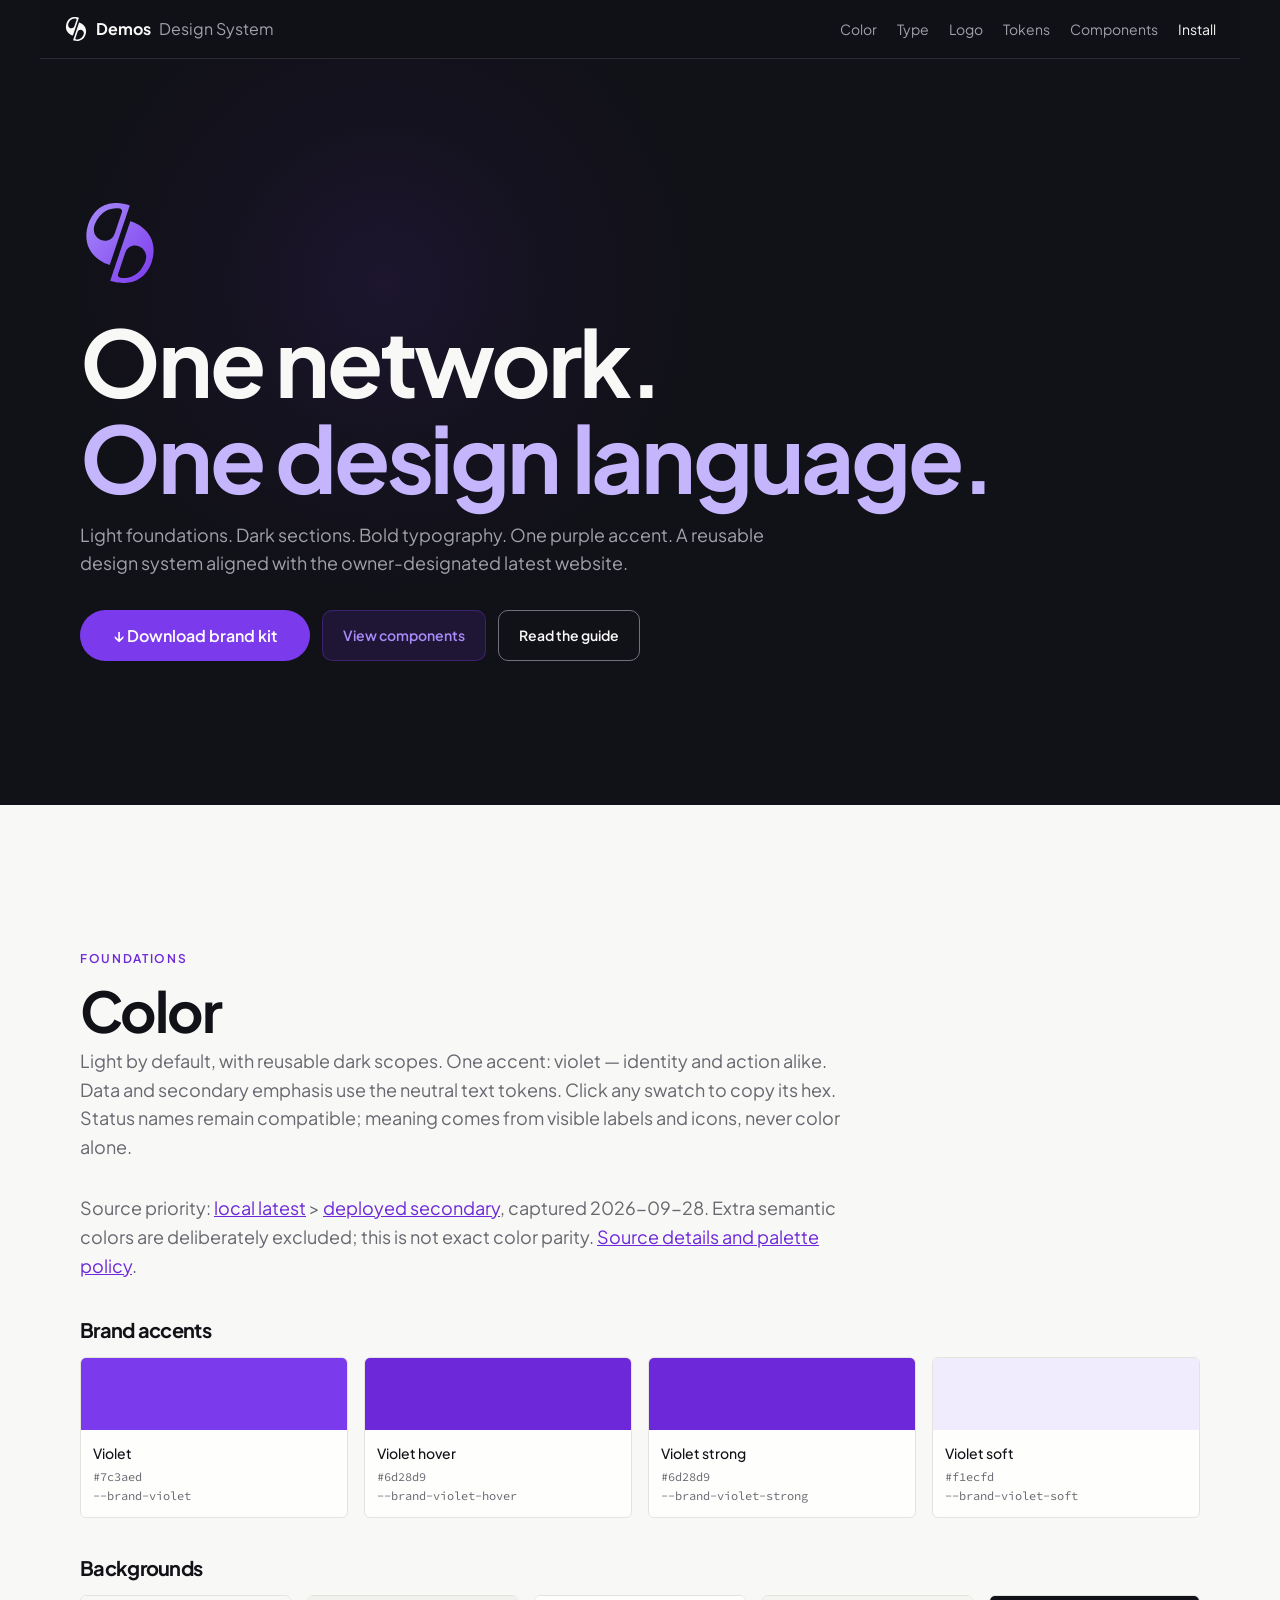
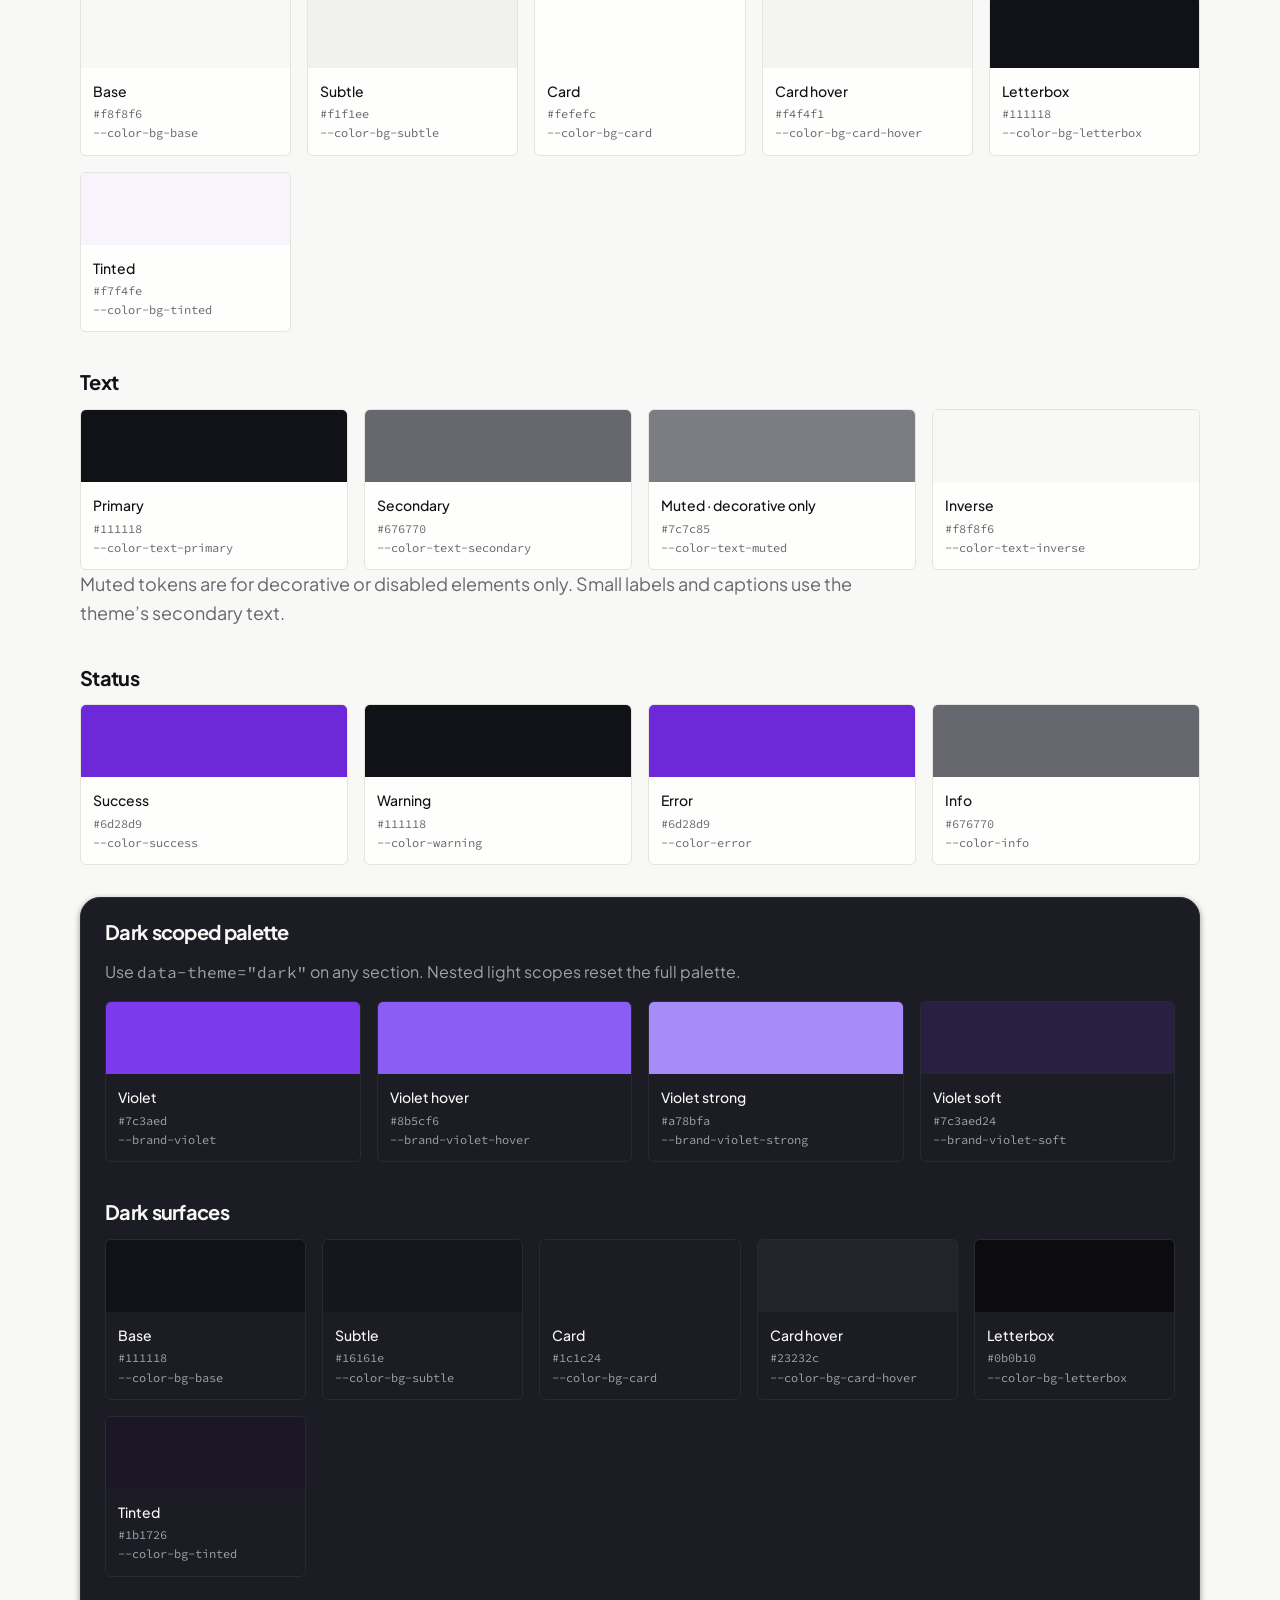
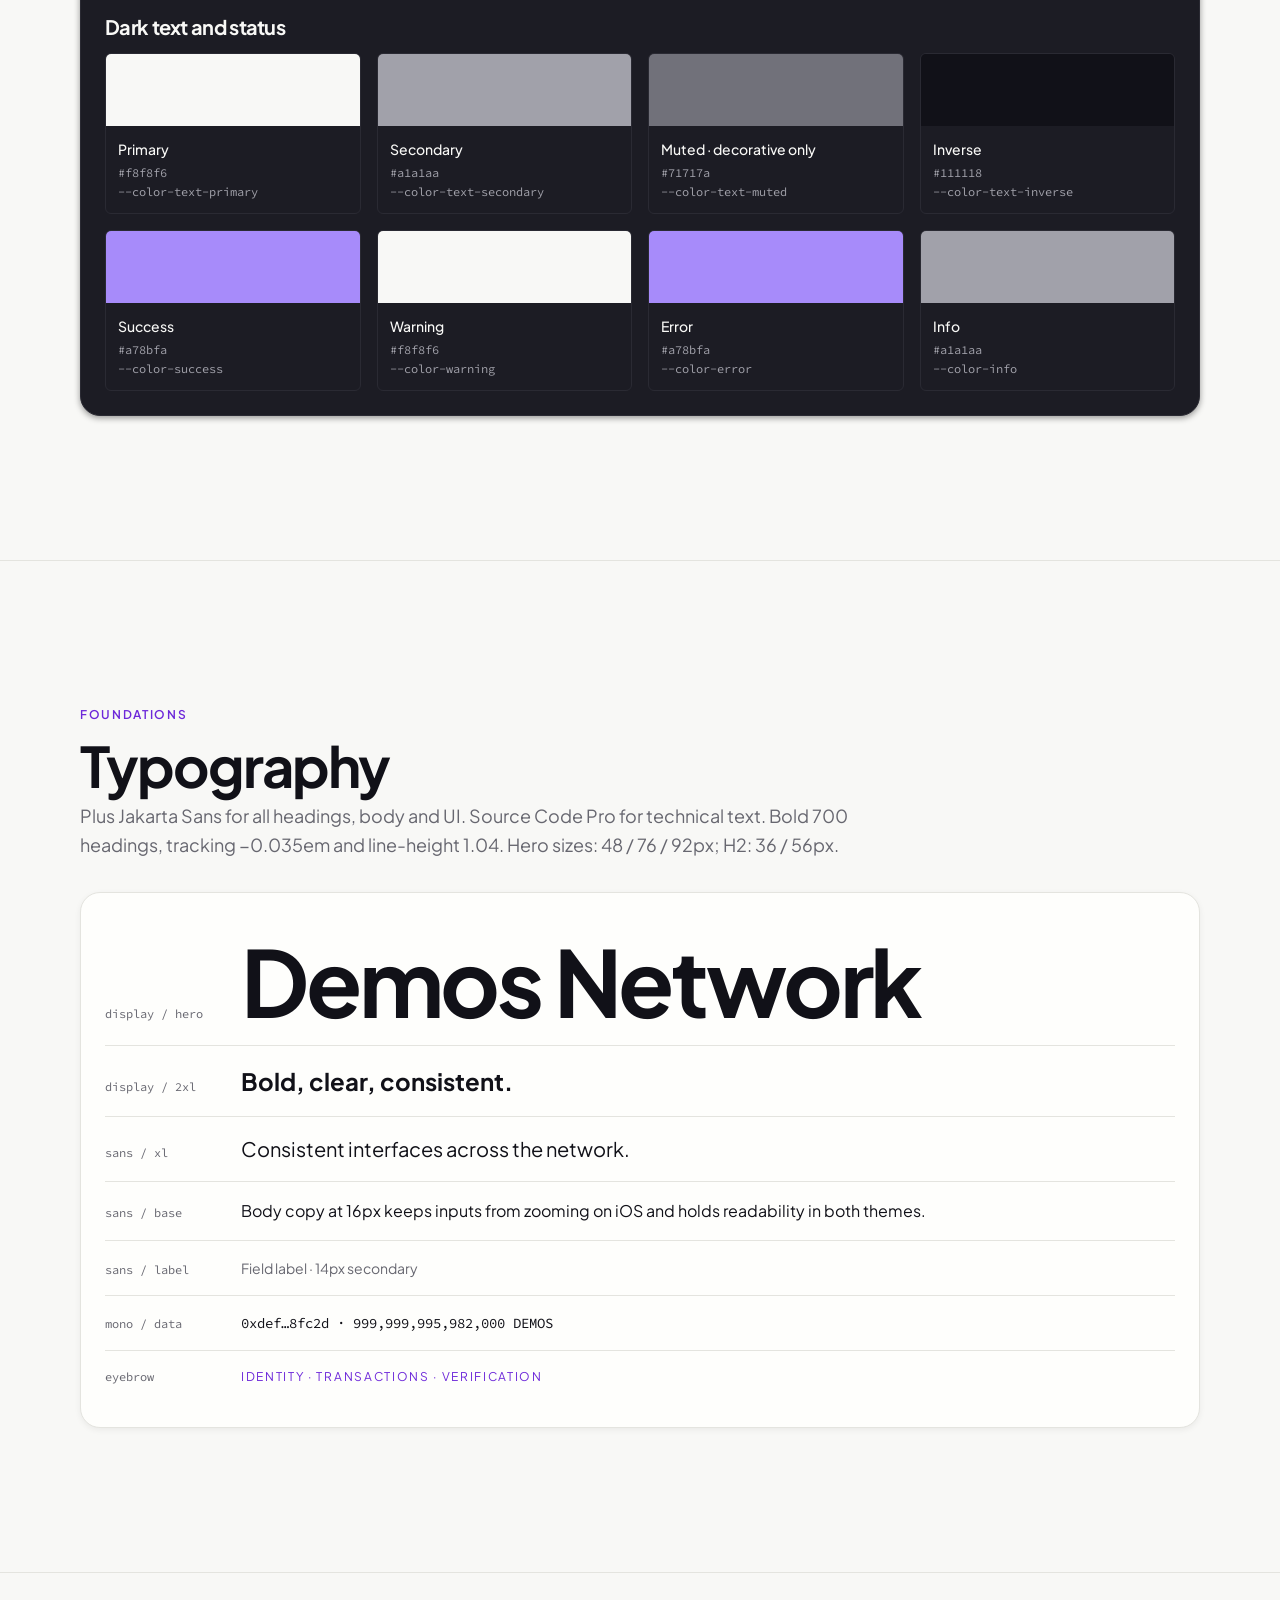
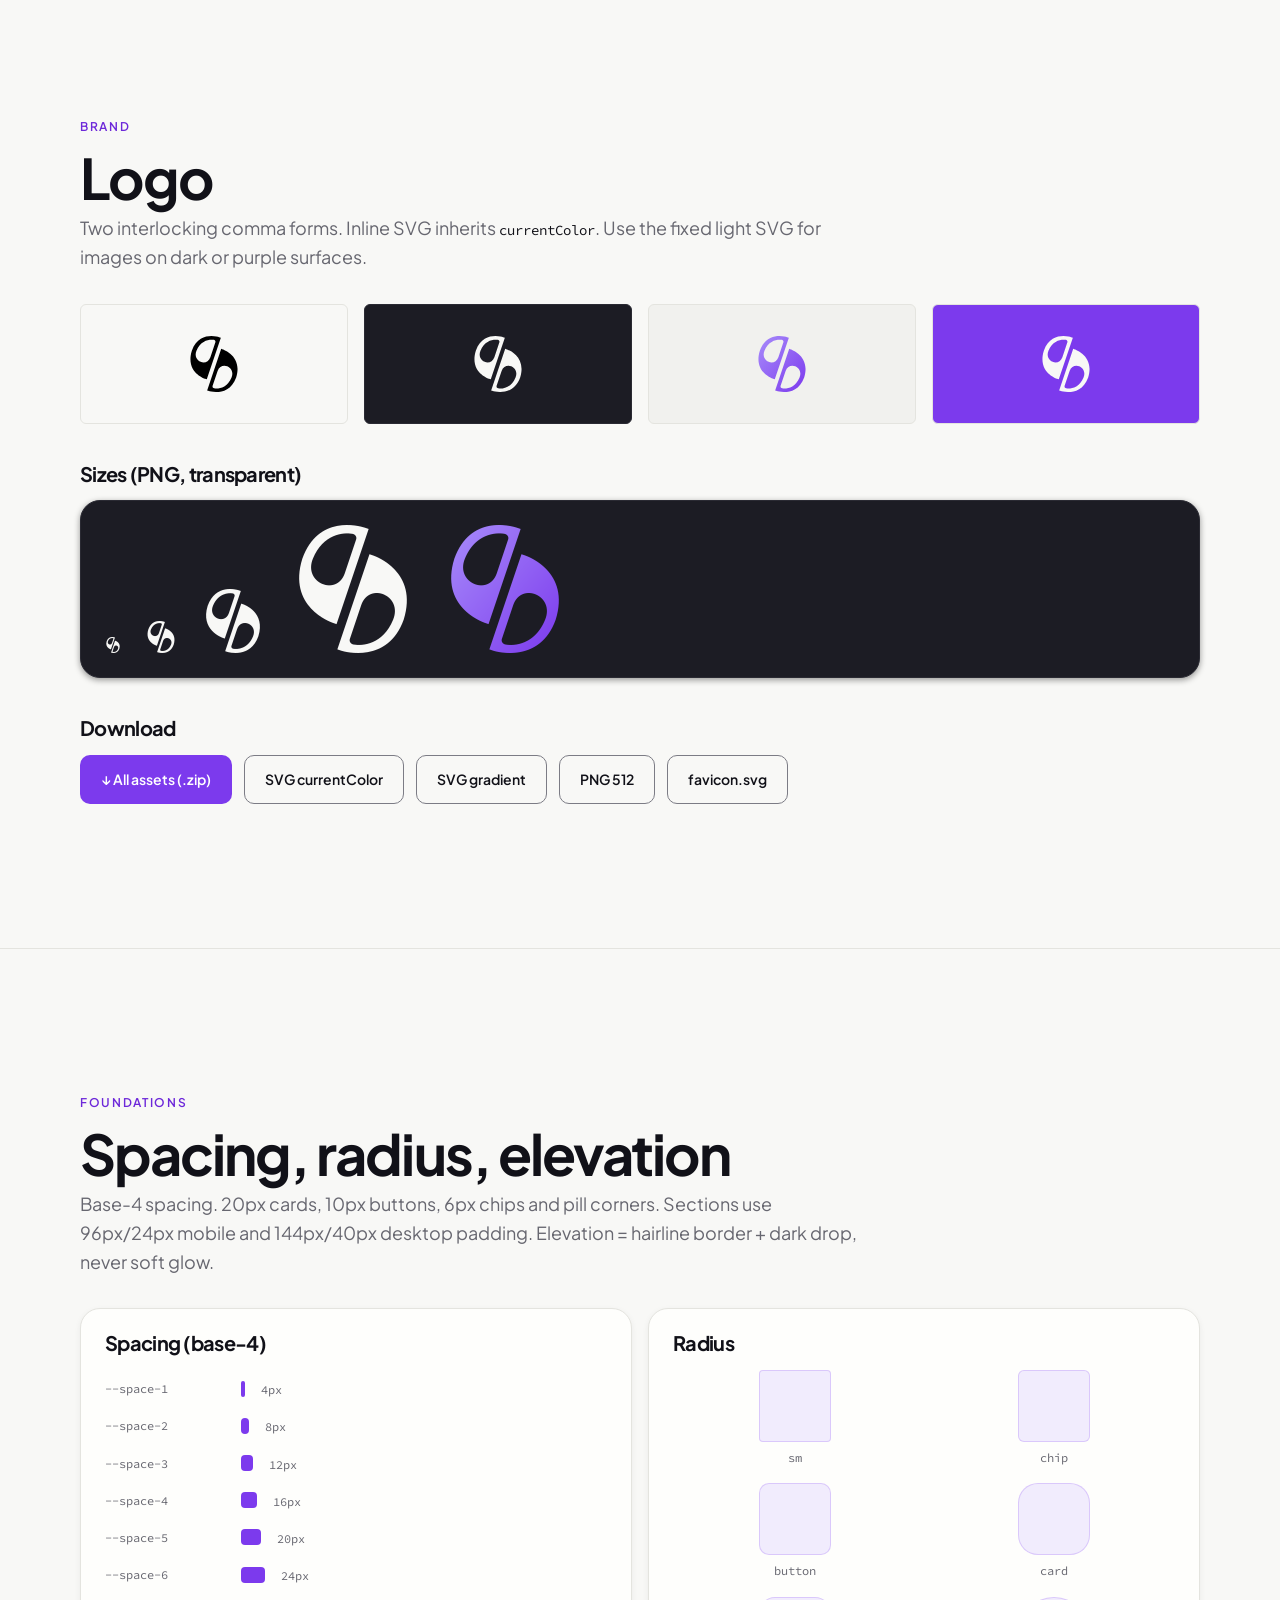
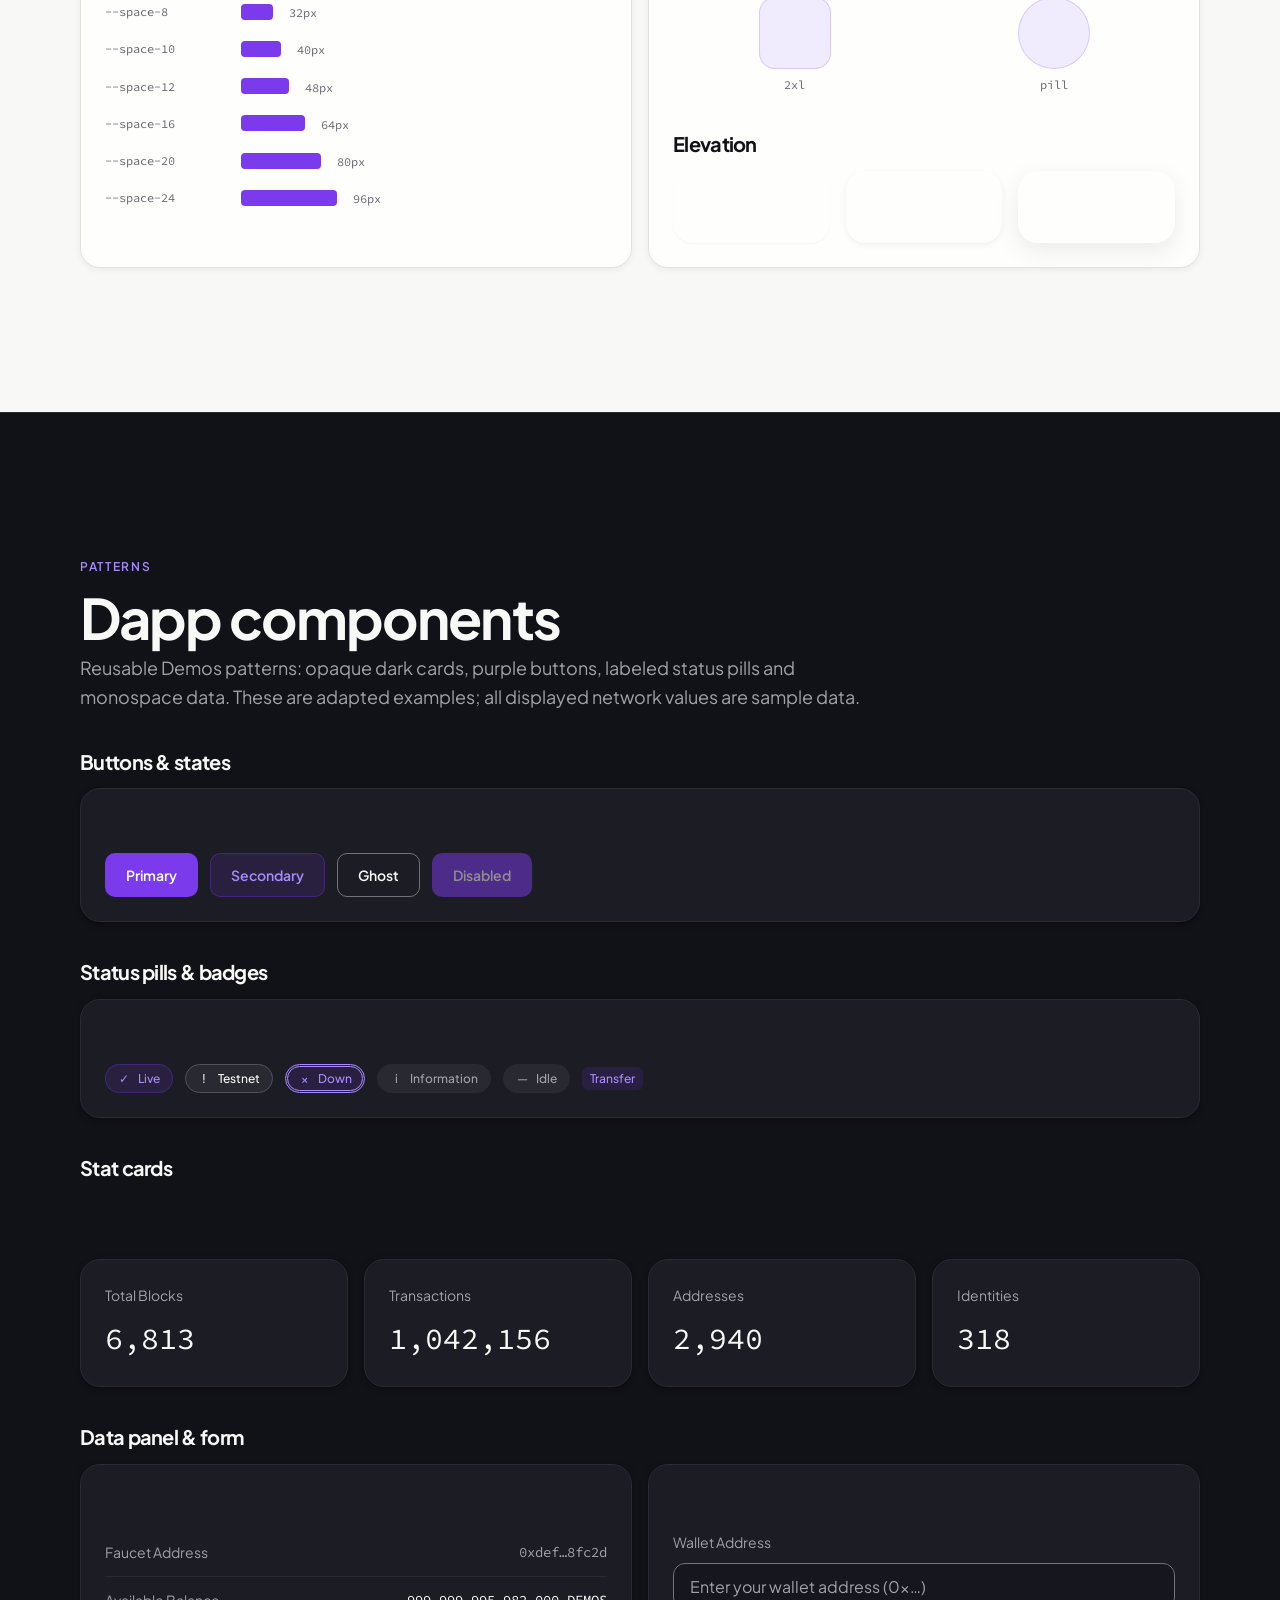
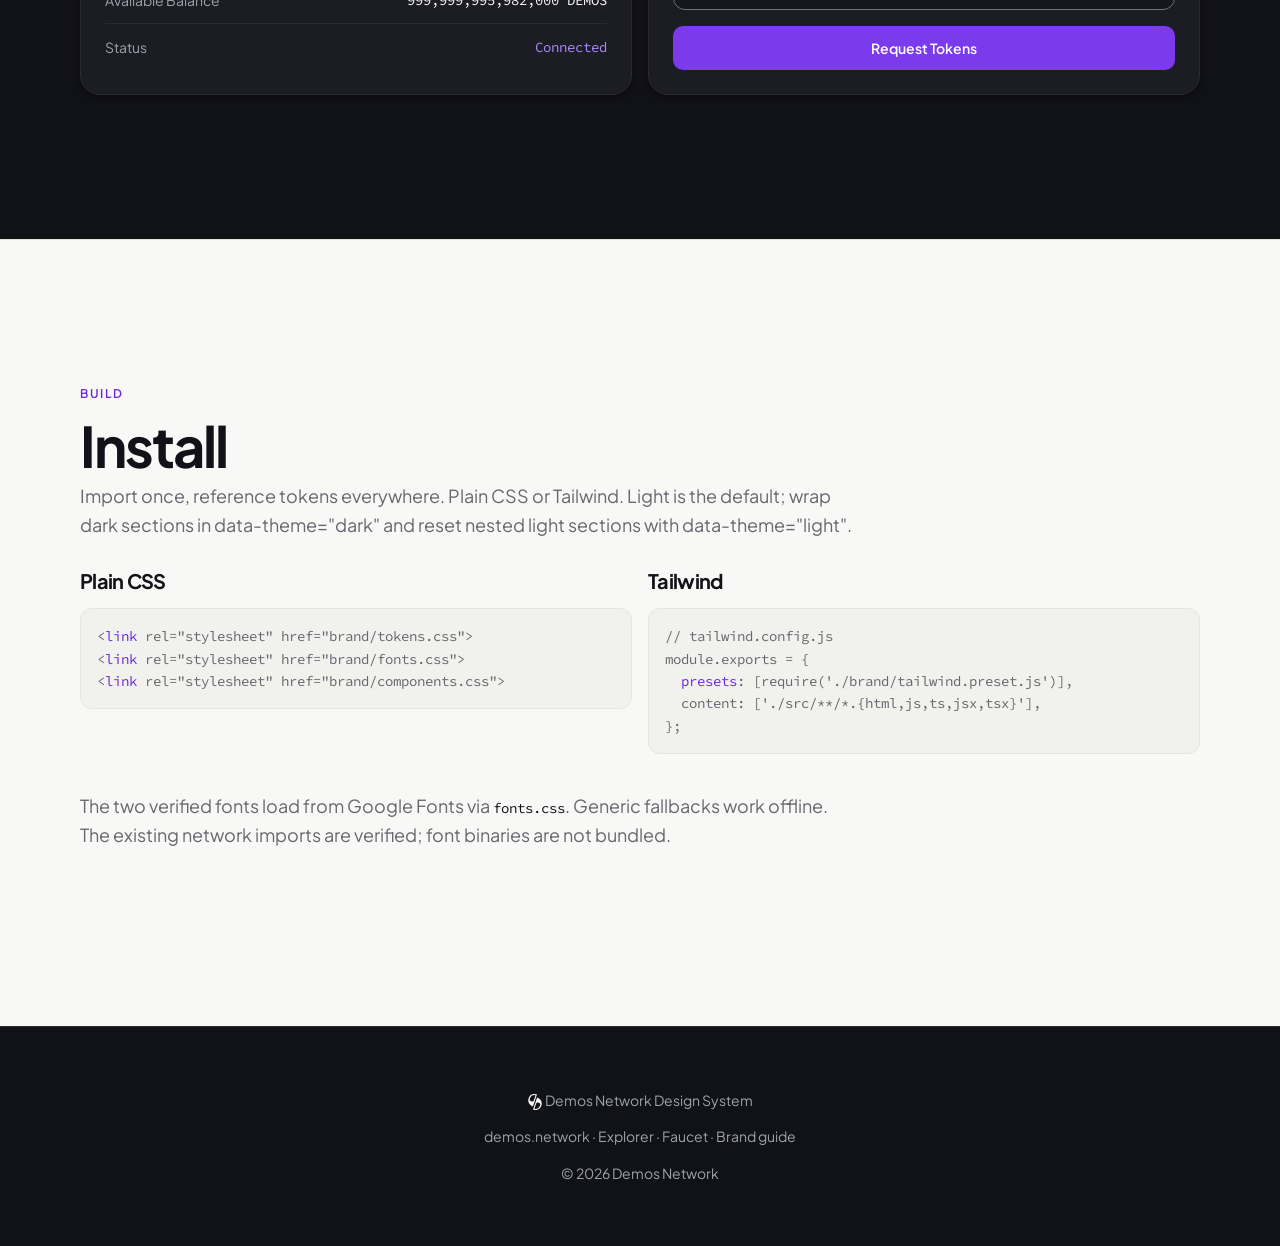
<file: index.html>
<!doctype html>
<html lang="en">
<head>
<meta charset="utf-8">
<meta name="viewport" content="width=device-width, initial-scale=1">
<title>Demos Network — Design System</title>
<meta name="description" content="The Demos Network brand & design system: tokens, typography, logo, and dapp component primitives.">
<link rel="icon" href="./brand/assets/favicon.svg">
<link rel="stylesheet" href="./brand/tokens.css">
<link rel="stylesheet" href="./brand/fonts.css">
<link rel="stylesheet" href="./brand/components.css">
<style>
  *{ box-sizing:border-box; }
  html{ scroll-behavior:smooth; scroll-padding-top:72px; }
  body{ margin:0; }
  @media (prefers-reduced-motion: reduce){
    html{ scroll-behavior:auto; }
    *{ animation:none !important; transition:none !important; }
  }

  /* layout */
  .container{ max-width:var(--layout-content); margin:0 auto; padding:0 var(--layout-gutter); position:relative; z-index:1; }
  section{ padding:var(--layout-section) 0; border-top:1px solid var(--color-border-subtle); position:relative; z-index:1; }
  section:first-of-type{ border-top:none; }
  .eyebrow{ text-transform:uppercase; letter-spacing:var(--tracking-eyebrow); font-size:var(--text-caption);
    color:var(--brand-violet-strong); font-weight:var(--font-weight-semibold); margin:0 0 var(--space-3); }
  h2.sec{ font-family:var(--font-display); font-size:var(--text-fluid-h2); line-height:var(--leading-tight); color:var(--color-text-primary);
    margin:0 0 var(--space-2); letter-spacing:var(--tracking-section); }
  .sec-lead{ color:var(--color-text-secondary); max-width:60ch; margin:0 0 var(--space-8); font-size:var(--text-lg); }
  h3.sub{ color:var(--color-text-primary); font-size:var(--text-xl); margin:var(--space-10) 0 var(--space-4); }

  /* sticky site nav */
  .site-nav{ position:sticky; top:0; z-index:50; }
  .site-nav .dx-nav{ max-width:var(--layout-content); margin:0 auto; }
  .site-nav__links{ display:flex; gap:var(--space-5); margin-left:auto; }
  @media (max-width:760px){ html{ scroll-padding-top:176px; } .site-nav__links{ flex-wrap:wrap; margin-left:0; gap:var(--space-3); } }

  /* hero */
  .hero{ text-align:left; padding:var(--layout-section) 0; }
  .hero__mark{ height:80px; margin-bottom:var(--space-6); color:var(--color-text-primary); }
  .hero h1{ font-family:var(--font-display); font-size:var(--text-fluid-hero); line-height:var(--leading-hero);
    letter-spacing:var(--tracking-hero); color:var(--color-text-primary); margin:0 0 var(--space-4); max-width:18ch; }
  .hero h1 .v{ color:var(--brand-violet-highlight); font-style:normal; } .hero h1 .g{ color:var(--brand-violet); } .hero h1 .c{ color:var(--brand-violet-strong); }
  .hero p{ color:var(--color-text-secondary); font-size:var(--text-fluid-body); max-width:54ch; margin:0 0 var(--space-8); }
  .hero__cta{ display:flex; gap:var(--space-3); justify-content:flex-start; flex-wrap:wrap; }

  /* grids */
  .grid > *, .specimen__text { min-width:0; overflow-wrap:anywhere; }
  .grid{ display:grid; gap:var(--space-4); }
  .grid-2{ grid-template-columns:repeat(auto-fit,minmax(min(100%,280px),1fr)); }
  .grid-3{ grid-template-columns:repeat(auto-fit,minmax(220px,1fr)); }
  .grid-4{ grid-template-columns:repeat(auto-fit,minmax(180px,1fr)); }

  /* color swatch (click to copy) */
  .swatch{ cursor:pointer; border:1px solid var(--color-border); border-radius:var(--radius-md); overflow:hidden;
    background:var(--color-bg-card); transition:var(--transition); }
  .swatch:hover{ border-color:var(--color-border-hover); transform:translateY(-2px); }
  .swatch:focus-visible{ outline:none; box-shadow:var(--focus-ring); }
  .swatch__chip{ height:72px; }
  .swatch__meta{ padding:var(--space-3); }
  .swatch__name{ color:var(--color-text-primary); font-size:var(--text-label); font-weight:var(--font-weight-medium); }
  .swatch__val{ color:var(--color-text-secondary); font-family:var(--font-mono); font-size:var(--text-caption); margin-top:2px; }
  .swatch__var{ overflow-wrap:anywhere; color:var(--color-text-faint); font-family:var(--font-mono); font-size:var(--text-caption); }

  /* type specimen */
  .specimen{ padding:var(--space-4) 0; border-bottom:1px solid var(--color-border-subtle); display:flex;
    align-items:baseline; gap:var(--space-4); flex-wrap:wrap; }
  .specimen__tag{ color:var(--color-text-faint); font-family:var(--font-mono); font-size:var(--text-caption); width:120px; flex:none; }
  .specimen__text{ color:var(--color-text-primary); }

  /* token scale rows */
  .scale-row{ display:flex; align-items:center; gap:var(--space-4); padding:var(--space-2) 0; }
  .scale-row__name{ width:120px; flex:none; color:var(--color-text-secondary); font-family:var(--font-mono); font-size:var(--text-caption); }
  .scale-bar{ background:var(--brand-violet); height:16px; border-radius:var(--radius-sm); }
  .radius-demo{ width:72px; height:72px; background:var(--brand-violet-soft); border:1px solid var(--brand-violet-border); }
  .elev-demo{ width:100%; height:72px; background:var(--color-bg-card); border-radius:var(--radius-card); }

  /* logo cells */
  .logo-cell{ display:flex; align-items:center; justify-content:center; height:120px;
    border-radius:var(--radius-md); border:1px solid var(--color-border); }
  .logo-cell img{ height:56px; }
  .logo-cell--light{ background:var(--color-bg-base); } .logo-cell--violet{ background:var(--brand-violet); }
  .logo-cell--card{ background:var(--color-bg-card); } .logo-cell--grad{ background:var(--color-bg-secondary); }
  .sizes{ display:flex; gap:var(--space-6); align-items:flex-end; flex-wrap:wrap; }

  /* code block */
  pre{ background:var(--color-bg-secondary); border:1px solid var(--color-border); border-radius:var(--radius-xl);
    padding:var(--space-4); overflow:auto; color:var(--color-text-secondary); font-family:var(--font-mono);
    font-size:var(--text-label); line-height:1.6; }
  pre .c{ color:var(--color-text-secondary); } pre .k{ color:var(--brand-violet-strong); }

  .row-wrap{ display:flex; gap:var(--space-3); flex-wrap:wrap; align-items:center; }

  /* per-component demo block with copy-code button */
  .demo{ position:relative; padding-top:var(--space-16); }
  .demo .copy-code{ position:absolute; top:var(--space-3); right:var(--space-3);
    display:inline-flex; align-items:center; gap:6px; padding:6px var(--space-3);
    background:var(--color-bg-hover); border:1px solid var(--color-border);
    border-radius:var(--radius-md); color:var(--color-text-secondary);
    font-family:var(--font-sans); font-size:var(--text-caption); cursor:pointer;
    opacity:0; transition:var(--transition); z-index:2; }
  .demo:hover .copy-code, .demo .copy-code:focus-visible{ opacity:1; }
  .demo .copy-code:hover{ color:var(--color-text-primary); border-color:var(--color-border-hover); }
  .demo .copy-code.copied{ color:var(--color-success); border-color:var(--brand-violet-border); }
  @media (hover:none){ .demo .copy-code{ opacity:1; } } /* touch: always show */
  .footer{ text-align:center; color:var(--color-text-secondary); font-size:var(--text-label);
    padding:var(--space-12) 0; border-top:1px solid var(--color-border); }
  .footer a{ color:var(--color-text-secondary); text-decoration:none; border-radius:var(--radius-sm); }
  .footer a:hover{ color:var(--color-text-primary); }
  .footer a:focus-visible{ outline:2px solid var(--color-focus-ring); outline-offset:3px; color:var(--color-text-primary); }

  /* toast for copy feedback */
  .toast{ position:fixed; bottom:var(--space-6); left:50%; transform:translateX(-50%) translateY(20px);
    max-width:calc(100vw - 32px); width:max-content; background:var(--color-bg-card); border:1px solid var(--brand-violet-border); color:var(--color-success);
    padding:var(--space-3) var(--space-5); border-radius:var(--radius-pill); font-size:var(--text-label);
    opacity:0; transition:all .2s var(--ease-standard); z-index:100; pointer-events:none; box-shadow:var(--shadow-lg); }
  .toast.show{ opacity:1; transform:translateX(-50%) translateY(0); }
</style>
</head>
<body class="dx-app">

<div class="site-nav" data-theme="dark">
  <nav class="dx-nav">
    <span class="dx-nav__brand"><img class="dx-logo" src="./brand/assets/demos-logo-white.svg" alt=""> Demos <span style="color:var(--color-text-secondary);font-weight:var(--font-weight-normal)">Design System</span></span>
    <div class="site-nav__links">
      <a class="dx-nav__link" href="#color">Color</a>
      <a class="dx-nav__link" href="#type">Type</a>
      <a class="dx-nav__link" href="#logo">Logo</a>
      <a class="dx-nav__link" href="#tokens">Tokens</a>
      <a class="dx-nav__link" href="#components">Components</a>
      <a class="dx-nav__link" href="#install">Install</a>
    </div>
  </nav>
</div>

<header class="hero dx-glow" data-theme="dark"><div class="container">
  <img class="hero__mark" src="./brand/assets/demos-logo-gradient.svg" alt="Demos">
  <h1>One network.<br><span class="v">One design language.</span></h1>
  <p>Light foundations. Dark sections. Bold typography. One purple accent. A reusable design system aligned with the owner-designated latest website.</p>
  <div class="hero__cta">
    <a class="dx-btn dx-btn--primary dx-btn--marketing" href="./brand/assets/demos-brand-assets.zip" download>↓ Download brand kit</a>
    <a class="dx-btn dx-btn--secondary" href="#components">View components</a>
    <a class="dx-btn dx-btn--ghost" href="./BRAND.md">Read the guide</a>
  </div>
</div></header>

<main>
<!-- COLOR -->
<section id="color"><div class="container">
  <p class="eyebrow">Foundations</p>
  <h2 class="sec">Color</h2>
  <p class="sec-lead">Light by default, with reusable dark scopes. One accent: violet — identity and action alike. Data and secondary emphasis use the neutral text tokens. Click any swatch to copy its hex. Status names remain compatible; meaning comes from visible labels and icons, never color alone.</p>

  <p class="sec-lead">Source priority: <a href="http://localhost:3005/">local latest</a> &gt; <a href="https://demos.network/">deployed secondary</a>, captured 2026-09-28. Extra semantic colors are deliberately excluded; this is not exact color parity. <a href="./PROVENANCE.md">Source details and palette policy</a>.</p>
  <h3 class="sub">Brand accents</h3>
  <div class="grid grid-4" id="sw-brand"></div>
  <h3 class="sub">Backgrounds</h3>
  <div class="grid grid-4" id="sw-bg"></div>
  <h3 class="sub">Text</h3>
  <div class="grid grid-4" id="sw-text"></div>
  <p class="sec-lead">Muted tokens are for decorative or disabled elements only. Small labels and captions use the theme’s secondary text.</p>
  <h3 class="sub">Status</h3>
  <div class="grid grid-4" id="sw-status"></div>
  <div class="dx-card" data-theme="dark" style="margin-top:var(--space-8)">
    <h3 class="sub" style="margin-top:0">Dark scoped palette</h3>
    <p>Use <code>data-theme="dark"</code> on any section. Nested light scopes reset the full palette.</p>
    <div class="grid grid-4" id="sw-dark-brand"></div>
    <h3 class="sub">Dark surfaces</h3><div class="grid grid-4" id="sw-dark-bg"></div>
    <h3 class="sub">Dark text and status</h3><div class="grid grid-4" id="sw-dark-text"></div>
    <div class="grid grid-4" id="sw-dark-status" style="margin-top:var(--space-4)"></div>
  </div>
</div></section>

<!-- TYPE -->
<section id="type"><div class="container">
  <p class="eyebrow">Foundations</p>
  <h2 class="sec">Typography</h2>
  <p class="sec-lead">Plus Jakarta Sans for all headings, body and UI. Source Code Pro for technical text. Bold 700 headings, tracking −0.035em and line-height 1.04. Hero sizes: 48 / 76 / 92px; H2: 36 / 56px.</p>

  <div class="dx-card">
    <div class="specimen"><span class="specimen__tag">display / hero</span><span class="specimen__text" style="font-family:var(--font-display);font-weight:var(--font-weight-bold);font-size:var(--text-fluid-hero);line-height:var(--leading-hero);letter-spacing:var(--tracking-hero)">Demos Network</span></div>
    <div class="specimen"><span class="specimen__tag">display / 2xl</span><span class="specimen__text" style="font-family:var(--font-display);font-weight:var(--font-weight-bold);font-size:var(--text-2xl)">Bold, clear, consistent.</span></div>
    <div class="specimen"><span class="specimen__tag">sans / xl</span><span class="specimen__text" style="font-size:var(--text-xl)">Consistent interfaces across the network.</span></div>
    <div class="specimen"><span class="specimen__tag">sans / base</span><span class="specimen__text" style="font-size:var(--text-base)">Body copy at 16px keeps inputs from zooming on iOS and holds readability in both themes.</span></div>
    <div class="specimen"><span class="specimen__tag">sans / label</span><span class="specimen__text" style="font-size:var(--text-label);color:var(--color-text-secondary)">Field label · 14px secondary</span></div>
    <div class="specimen"><span class="specimen__tag">mono / data</span><span class="specimen__text dx-mono dx-mono--accent">0xdef…8fc2d · 999,999,995,982,000 DEMOS</span></div>
    <div class="specimen" style="border:none"><span class="specimen__tag">eyebrow</span><span class="specimen__text" style="text-transform:uppercase;letter-spacing:var(--tracking-eyebrow);font-size:var(--text-caption);color:var(--brand-violet-strong)">Identity · Transactions · Verification</span></div>
  </div>
</div></section>

<!-- LOGO -->
<section id="logo"><div class="container">
  <p class="eyebrow">Brand</p>
  <h2 class="sec">Logo</h2>
  <p class="sec-lead">Two interlocking comma forms. Inline SVG inherits <code class="dx-mono">currentColor</code>. Use the fixed light SVG for images on dark or purple surfaces.</p>

  <div class="grid grid-4">
    <div class="logo-cell logo-cell--light" data-theme="light"><img src="./brand/assets/demos-logo.svg" alt="on light"></div>
    <div class="logo-cell logo-cell--card" data-theme="dark"><img src="./brand/assets/demos-logo-white.svg" style="color:var(--color-text-primary)" alt="on card"></div>
    <div class="logo-cell logo-cell--grad"><img src="./brand/assets/demos-logo-gradient.svg" alt="gradient"></div>
    <div class="logo-cell logo-cell--violet"><img src="./brand/assets/demos-logo-white.svg" style="color:var(--color-text-primary)" alt="on violet"></div>
  </div>

  <h3 class="sub">Sizes (PNG, transparent)</h3>
  <div class="dx-card sizes" data-theme="dark">
    <img src="./brand/assets/png/demos-logo-white-16.png" alt="16" title="16px">
    <img src="./brand/assets/png/demos-logo-white-32.png" alt="32" title="32px">
    <img src="./brand/assets/png/demos-logo-white-64.png" alt="64" title="64px">
    <img src="./brand/assets/png/demos-logo-white-128.png" alt="128" title="128px">
    <img src="./brand/assets/png/demos-logo-gradient-256.png" alt="256" title="256px" style="max-height:128px;width:auto">
  </div>

  <h3 class="sub">Download</h3>
  <div class="row-wrap">
    <a class="dx-btn dx-btn--primary" href="./brand/assets/demos-brand-assets.zip" download>↓ All assets (.zip)</a>
    <a class="dx-btn dx-btn--ghost" href="./brand/assets/demos-logo.svg" download>SVG currentColor</a>
    <a class="dx-btn dx-btn--ghost" href="./brand/assets/demos-logo-gradient.svg" download>SVG gradient</a>
    <a class="dx-btn dx-btn--ghost" href="./brand/assets/png/demos-logo-white-512.png" download>PNG 512</a>
    <a class="dx-btn dx-btn--ghost" href="./brand/assets/favicon.svg" download>favicon.svg</a>
  </div>
</div></section>

<!-- TOKENS -->
<section id="tokens"><div class="container">
  <p class="eyebrow">Foundations</p>
  <h2 class="sec">Spacing, radius, elevation</h2>
  <p class="sec-lead">Base-4 spacing. 20px cards, 10px buttons, 6px chips and pill corners. Sections use 96px/24px mobile and 144px/40px desktop padding. Elevation = hairline border + dark drop, never soft glow.</p>

  <div class="grid grid-2">
    <div class="dx-card">
      <h3 class="sub" style="margin-top:0">Spacing (base-4)</h3>
      <div id="scale-space"></div>
    </div>
    <div class="dx-card">
      <h3 class="sub" style="margin-top:0">Radius</h3>
      <div class="grid grid-4" id="radius-demos"></div>
      <h3 class="sub">Elevation</h3>
      <div class="grid" style="grid-template-columns:1fr 1fr 1fr;gap:var(--space-4)">
        <div class="elev-demo" style="box-shadow:var(--shadow-sm)"></div>
        <div class="elev-demo" style="box-shadow:var(--shadow-md)"></div>
        <div class="elev-demo" style="box-shadow:var(--shadow-lg)"></div>
      </div>
    </div>
  </div>
</div></section>

<!-- COMPONENTS -->
<section id="components" data-theme="dark"><div class="container">
  <p class="eyebrow">Patterns</p>
  <h2 class="sec">Dapp components</h2>
  <p class="sec-lead">Reusable Demos patterns: opaque dark cards, purple buttons, labeled status pills and monospace data. These are adapted examples; all displayed network values are sample data.</p>

  <h3 class="sub">Buttons &amp; states</h3>
  <div class="dx-card demo"><div class="row-wrap">
    <button class="dx-btn dx-btn--primary">Primary</button>
    <button class="dx-btn dx-btn--secondary">Secondary</button>
    <button class="dx-btn dx-btn--ghost">Ghost</button>
    <button class="dx-btn dx-btn--primary" disabled>Disabled</button>
  </div>
  <template class="src">&lt;button class="dx-btn dx-btn--primary"&gt;Primary&lt;/button&gt;
&lt;button class="dx-btn dx-btn--secondary"&gt;Secondary&lt;/button&gt;
&lt;button class="dx-btn dx-btn--ghost"&gt;Ghost&lt;/button&gt;
&lt;button class="dx-btn dx-btn--primary" disabled&gt;Disabled&lt;/button&gt;</template></div>

  <h3 class="sub">Status pills &amp; badges</h3>
  <div class="dx-card demo"><div class="row-wrap">
    <span class="dx-pill"><span class="dx-pill__icon" aria-hidden="true">✓</span> Live</span>
    <span class="dx-pill dx-pill--warning"><span class="dx-pill__icon" aria-hidden="true">!</span> Testnet</span>
    <span class="dx-pill dx-pill--error"><span class="dx-pill__icon" aria-hidden="true">×</span> Down</span>
    <span class="dx-pill dx-pill--info"><span class="dx-pill__icon" aria-hidden="true">i</span> Information</span>
    <span class="dx-pill dx-pill--neutral"><span class="dx-pill__icon" aria-hidden="true">—</span> Idle</span>
    <span class="dx-badge">Transfer</span>
  </div>
  <template class="src">&lt;span class="dx-pill"&gt;&lt;span class="dx-pill__icon" aria-hidden="true"&gt;✓&lt;/span&gt; Live&lt;/span&gt;
&lt;span class="dx-pill dx-pill--warning"&gt;&lt;span class="dx-pill__icon" aria-hidden="true"&gt;!&lt;/span&gt; Testnet&lt;/span&gt;
&lt;span class="dx-pill dx-pill--error"&gt;&lt;span class="dx-pill__icon" aria-hidden="true"&gt;×&lt;/span&gt; Down&lt;/span&gt;
&lt;span class="dx-pill dx-pill--info"&gt;&lt;span class="dx-pill__icon" aria-hidden="true"&gt;i&lt;/span&gt; Information&lt;/span&gt;
&lt;span class="dx-pill dx-pill--neutral"&gt;&lt;span class="dx-pill__icon" aria-hidden="true"&gt;—&lt;/span&gt; Idle&lt;/span&gt;
&lt;span class="dx-badge"&gt;Transfer&lt;/span&gt;</template></div>

  <h3 class="sub">Stat cards</h3>
  <div class="demo">
    <div class="grid grid-4">
      <div class="dx-card dx-stat"><span class="dx-stat__label">Total Blocks</span><span class="dx-stat__value">6,813</span></div>
      <div class="dx-card dx-stat"><span class="dx-stat__label">Transactions</span><span class="dx-stat__value">1,042,156</span></div>
      <div class="dx-card dx-stat"><span class="dx-stat__label">Addresses</span><span class="dx-stat__value">2,940</span></div>
      <div class="dx-card dx-stat"><span class="dx-stat__label">Identities</span><span class="dx-stat__value">318</span></div>
    </div>
    <template class="src">&lt;div class="dx-card dx-stat"&gt;
  &lt;span class="dx-stat__label"&gt;Total Blocks&lt;/span&gt;
  &lt;span class="dx-stat__value"&gt;6,813&lt;/span&gt;
&lt;/div&gt;</template>
  </div>

  <h3 class="sub">Data panel &amp; form</h3>
  <div class="grid grid-2">
    <div class="dx-card demo">
      <div class="dx-row"><span class="dx-row__label">Faucet Address</span><span class="dx-mono dx-mono--data">0xdef…8fc2d</span></div>
      <div class="dx-row"><span class="dx-row__label">Available Balance</span><span class="dx-mono">999,999,995,982,000 DEMOS</span></div>
      <div class="dx-row" style="border:none"><span class="dx-row__label">Status</span><span class="dx-mono dx-mono--accent">Connected</span></div>
      <template class="src">&lt;div class="dx-card"&gt;
  &lt;div class="dx-row"&gt;
    &lt;span class="dx-row__label"&gt;Faucet Address&lt;/span&gt;
    &lt;span class="dx-mono dx-mono--data"&gt;0xdef…8fc2d&lt;/span&gt;
  &lt;/div&gt;
  &lt;div class="dx-row" style="border:none"&gt;
    &lt;span class="dx-row__label"&gt;Status&lt;/span&gt;
    &lt;span class="dx-mono dx-mono--accent"&gt;Connected&lt;/span&gt;
  &lt;/div&gt;
&lt;/div&gt;</template>
    </div>
    <div class="dx-card demo">
      <label class="dx-row__label" for="addr2">Wallet Address</label>
      <input id="addr2" class="dx-input" placeholder="Enter your wallet address (0x…)" style="margin:var(--space-2) 0 var(--space-4)">
      <button class="dx-btn dx-btn--primary" style="width:100%">Request Tokens</button>
      <template class="src">&lt;label class="dx-row__label" for="addr"&gt;Wallet Address&lt;/label&gt;
&lt;input id="addr" class="dx-input" placeholder="Enter your wallet address (0x…)"&gt;
&lt;button class="dx-btn dx-btn--primary"&gt;Request Tokens&lt;/button&gt;</template>
    </div>
  </div>
</div></section>

<!-- INSTALL -->
<section id="install"><div class="container">
  <p class="eyebrow">Build</p>
  <h2 class="sec">Install</h2>
  <p class="sec-lead">Import once, reference tokens everywhere. Plain CSS or Tailwind. Light is the default; wrap dark sections in data-theme="dark" and reset nested light sections with data-theme="light".</p>

  <div class="grid grid-2">
    <div>
      <h3 class="sub" style="margin-top:0">Plain CSS</h3>
<pre>&lt;<span class="k">link</span> rel="stylesheet" href="<span class="c">brand/tokens.css</span>"&gt;
&lt;<span class="k">link</span> rel="stylesheet" href="<span class="c">brand/fonts.css</span>"&gt;
&lt;<span class="k">link</span> rel="stylesheet" href="<span class="c">brand/components.css</span>"&gt;</pre>
    </div>
    <div>
      <h3 class="sub" style="margin-top:0">Tailwind</h3>
<pre><span class="c">// tailwind.config.js</span>
module.exports = {
  <span class="k">presets</span>: [require('<span class="c">./brand/tailwind.preset.js</span>')],
  content: ['./src/**/*.{html,js,ts,jsx,tsx}'],
};</pre>
    </div>
  </div>
  <p class="sec-lead" style="margin-top:var(--space-6)">The two verified fonts load from Google Fonts via <code class="dx-mono">fonts.css</code>. Generic fallbacks work offline. The existing network imports are verified; font binaries are not bundled.</p>
</div></section>

</main>
<footer class="footer" data-theme="dark">
  <p><img class="dx-logo" src="./brand/assets/demos-logo-white.svg" alt="" style="height:1.2em;color:var(--color-text-secondary)"> Demos Network Design System</p>
  <p><a href="https://demos.network">demos.network</a> · <a href="https://scan.demos.network">Explorer</a> · <a href="https://faucet.demos.sh">Faucet</a> · <a href="./BRAND.md">Brand guide</a></p>
  <p style="color:var(--color-text-faint)">© 2026 Demos Network</p>
</footer>

<div class="toast" id="toast" role="status" aria-live="polite"></div>

<script>
// Resolve swatches from canonical CSS so displayed values cannot drift.
// Read each swatch group in its own theme scope, including inherited overrides.
const COLORS = {
  brand: [['Violet','--brand-violet'], ['Violet hover','--brand-violet-hover'], ['Violet strong','--brand-violet-strong'], ['Violet soft','--brand-violet-soft']],
  bg: [['Base','--color-bg-base'], ['Subtle','--color-bg-subtle'], ['Card','--color-bg-card'], ['Card hover','--color-bg-card-hover'], ['Letterbox','--color-bg-letterbox'], ['Tinted','--color-bg-tinted']],
  text: [['Primary','--color-text-primary'], ['Secondary','--color-text-secondary'], ['Muted · decorative only','--color-text-muted'], ['Inverse','--color-text-inverse']],
  status: [['Success','--color-success'], ['Warning','--color-warning'], ['Error','--color-error'], ['Info','--color-info']],
};
function swatch([name,varname], tokens){
  const hex = tokens.getPropertyValue(varname).trim();
  return `<div class="swatch" data-copy="${hex}" role="button" tabindex="0" aria-label="Copy ${name} ${hex}">
    <div class="swatch__chip" style="background:${hex}"></div>
    <div class="swatch__meta">
      <div class="swatch__name">${name}</div>
      <div class="swatch__val">${hex}</div>
      <div class="swatch__var">${varname}</div>
    </div></div>`;
}
for(const prefix of ['sw-', 'sw-dark-']){
  for(const [k,list] of Object.entries(COLORS)){
    const group = document.getElementById(prefix+k);
    const tokens = getComputedStyle(group);
    group.innerHTML = list.map(item => swatch(item, tokens)).join('');
  }
}

// spacing scale bars
const SPACE = [[1,4],[2,8],[3,12],[4,16],[5,20],[6,24],[8,32],[10,40],[12,48],[16,64],[20,80],[24,96]];
document.getElementById('scale-space').innerHTML = SPACE.map(([n,px])=>
  `<div class="scale-row"><span class="scale-row__name">--space-${n}</span>
   <div class="scale-bar" style="width:${px}px"></div>
   <span class="swatch__val">${px}px</span></div>`).join('');

// radius demos
const RADII = [['sm','4px'],['chip','6px'],['button','10px'],['card','20px'],['2xl','16px'],['pill','9999px']];
document.getElementById('radius-demos').innerHTML = RADII.map(([n,v])=>
  `<div style="text-align:center"><div class="radius-demo" style="border-radius:var(--radius-${n});margin:0 auto"></div>
   <div class="swatch__var" style="margin-top:6px">${n}</div></div>`).join('');

// toast helper
const toast = document.getElementById('toast');
let toastTimer;
function showToast(msg){
  toast.textContent = msg;
  toast.classList.add('show');
  clearTimeout(toastTimer);
  toastTimer = setTimeout(()=>toast.classList.remove('show'), 1400);
}

// per-component copy-code: inject a button into every .demo with a <template.src>
document.querySelectorAll('.demo').forEach(demo=>{
  const tpl = demo.querySelector('template.src');
  if(!tpl) return;
  let btn = demo.querySelector('.copy-code');
  if(!btn){ btn = document.createElement('button'); btn.type='button';
    btn.className='copy-code'; btn.textContent='Copy code'; demo.prepend(btn); }
  btn.addEventListener('click', async ()=>{
    const code = tpl.innerHTML.replace(/&lt;/g,'<').replace(/&gt;/g,'>').replace(/&amp;/g,'&').trim();
    try { await navigator.clipboard.writeText(code); } catch (_) {
      let fallback = demo.querySelector('.copy-fallback');
      if (!fallback) { fallback = document.createElement('pre'); fallback.className = 'copy-fallback'; fallback.tabIndex = 0; demo.append(fallback); }
      fallback.textContent = code;
      fallback.focus();
      showToast('Copy unavailable. Select the code shown below.');
      return;
    }
    btn.textContent='Copied ✓'; btn.classList.add('copied');
    showToast('Component code copied');
    setTimeout(()=>{ btn.textContent='Copy code'; btn.classList.remove('copied'); }, 1400);
  });
});

// click-to-copy color swatches (keyboard-accessible: role=button + Enter/Space)
async function copySwatch(sw){
  const val = sw.dataset.copy;
  try { await navigator.clipboard.writeText(val); } catch (_) { showToast('Copy unavailable. Select the visible value: ' + val); return; }
  showToast('Copied ' + val);
}
document.addEventListener('click', e=>{
  const sw = e.target.closest('[data-copy]');
  if(sw) copySwatch(sw);
});
document.addEventListener('keydown', e=>{
  if(e.key!=='Enter' && e.key!==' ') return;
  const sw = e.target.closest('[data-copy]');
  if(!sw) return;
  e.preventDefault();
  copySwatch(sw);
});

// active nav link on scroll
const links = [...document.querySelectorAll('.site-nav__links a')];
const obs = new IntersectionObserver(entries=>{
  entries.forEach(en=>{
    if(en.isIntersecting){
      links.forEach(l=>l.removeAttribute('aria-current'));
      const a = links.find(l=>l.getAttribute('href')==='#'+en.target.id);
      a?.setAttribute('aria-current','page');
    }
  });
}, {rootMargin:'-40% 0px -55% 0px'});
document.querySelectorAll('section[id]').forEach(s=>obs.observe(s));
</script>
</body>
</html>
</file>
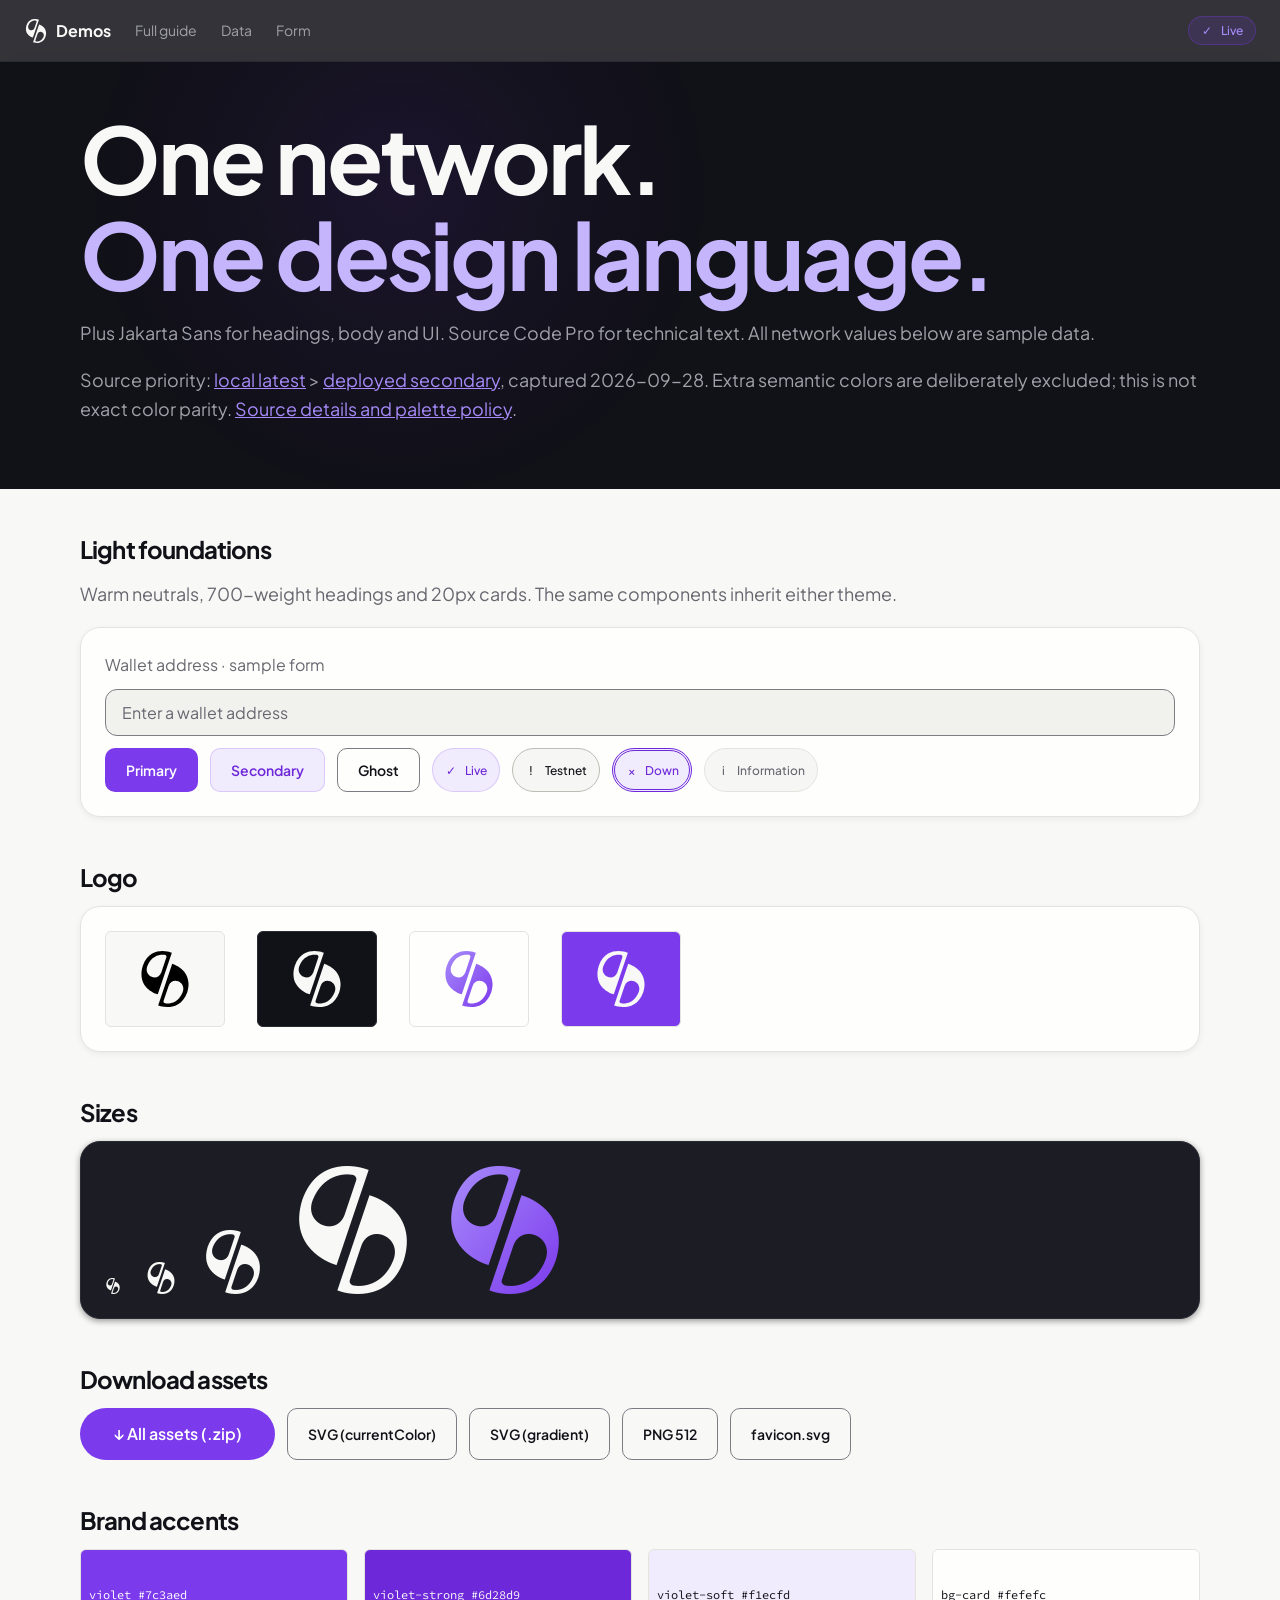
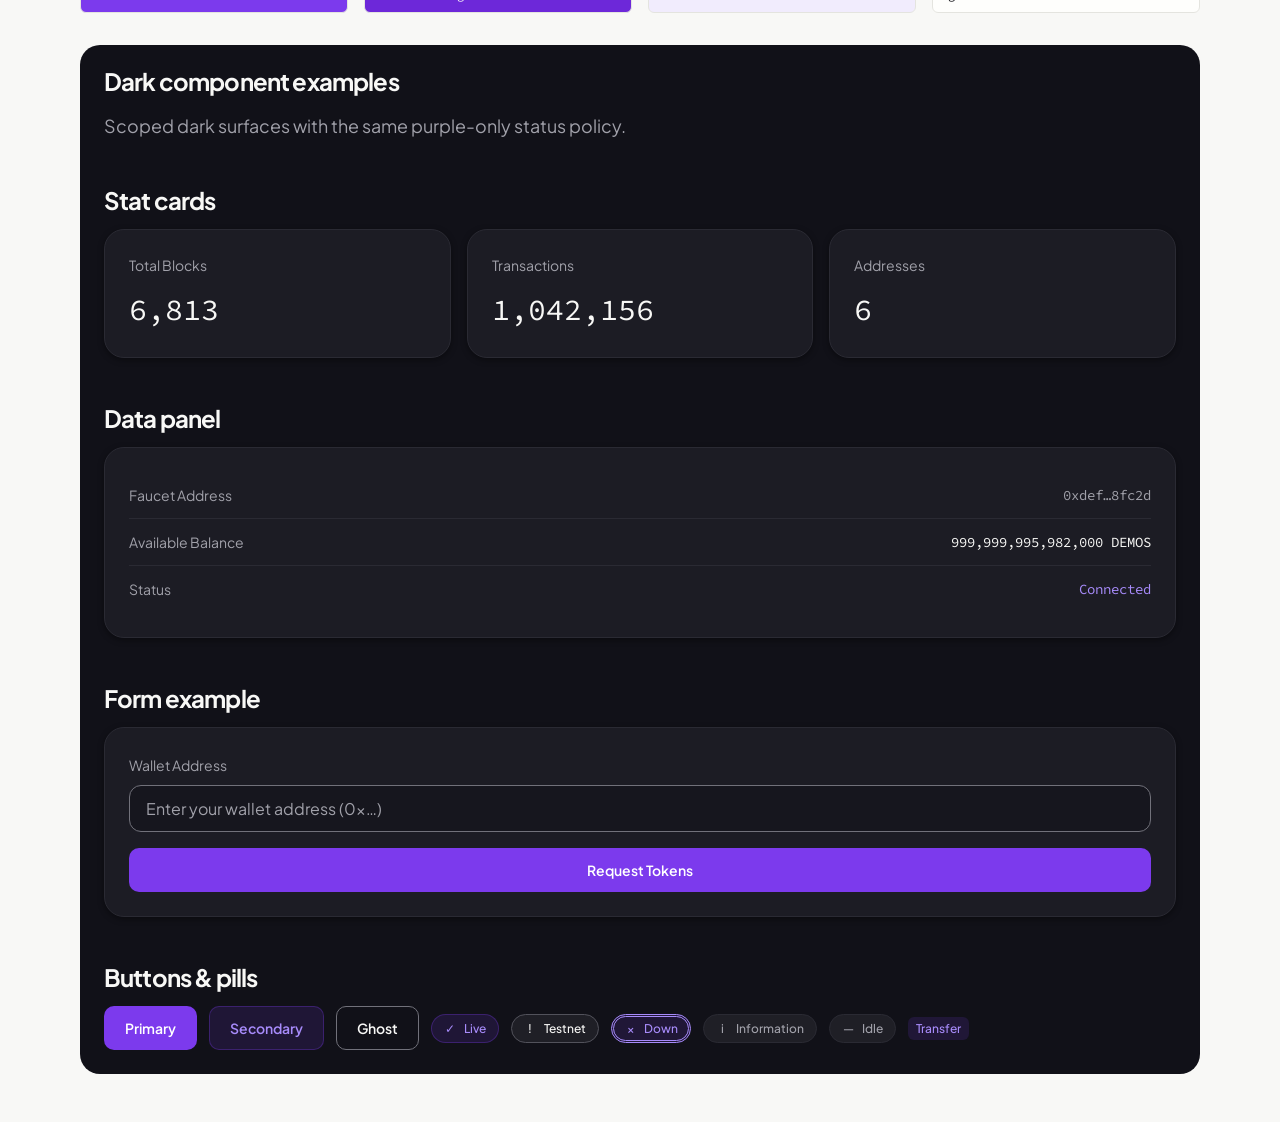
<file: brand/preview.html>
<!doctype html>
<html lang="en">
<head>
<meta charset="utf-8">
<meta name="viewport" content="width=device-width, initial-scale=1">
<title>Demos Brand — Preview</title>
<link rel="icon" href="./assets/favicon.svg">
<link rel="stylesheet" href="./tokens.css">
<link rel="stylesheet" href="./fonts.css">
<link rel="stylesheet" href="./components.css">
<style>
  body { margin: 0; }
  .wrap { max-width: var(--layout-content); margin: 0 auto; padding: var(--space-12) var(--layout-gutter); position: relative; z-index: 1; }
  .logo-cell { display:flex; align-items:center; justify-content:center;
    width:120px; height:96px; border-radius:var(--radius-md); border:1px solid var(--color-border); }
  .logo-cell--light { background:var(--color-bg-base); }
  .logo-cell--violet { background:var(--brand-violet); }
  h1 { font-family: var(--font-display); color: var(--color-text-primary);
       font-size: var(--text-fluid-hero); letter-spacing: var(--tracking-hero); line-height: var(--leading-hero); margin: 0 0 var(--space-2); }
  h1 .v { color: var(--brand-violet-highlight); font-style: normal; } h1 .g { color: var(--brand-violet); } h1 .c { color: var(--brand-violet-strong); }
  h2 { color: var(--color-text-primary); font-size: var(--text-2xl); margin: var(--space-12) 0 var(--space-4); }
  .grid { display: grid; grid-template-columns: repeat(auto-fit, minmax(200px,1fr)); gap: var(--space-4); }
  .swatch { height: 64px; border-radius: var(--radius-md); border: 1px solid var(--color-border); display:flex; align-items:flex-end; padding: var(--space-2); font-size: var(--text-caption); font-family: var(--font-mono); color: var(--color-text-primary); }
  .theme-panel { padding: var(--space-6); border-radius: var(--radius-card); margin-top: var(--space-8); }
  .lead { color: var(--color-text-secondary); font-size: var(--text-fluid-body); }
</style>
</head>
<body class="dx-app">
<nav class="dx-nav" data-theme="dark">
  <span class="dx-nav__brand"><img class="dx-logo" src="./assets/demos-logo-white.svg" alt=""> Demos</span>
  <a class="dx-nav__link" href="../index.html">Full guide</a>
  <a class="dx-nav__link" href="#data">Data</a>
  <a class="dx-nav__link" href="#form">Form</a>
  <span style="margin-left:auto"></span>
  <span class="dx-pill"><span class="dx-pill__icon" aria-hidden="true">✓</span> Live</span>
</nav>

<header data-theme="dark"><div class="wrap dx-glow">
  <h1>One network.<br><span class="v">One design language.</span></h1>
  <p class="lead">Plus Jakarta Sans for headings, body and UI. Source Code Pro for technical text. All network values below are sample data.</p>

  <p class="lead">Source priority: <a href="http://localhost:3005/">local latest</a> &gt; <a href="https://demos.network/">deployed secondary</a>, captured 2026-09-28. Extra semantic colors are deliberately excluded; this is not exact color parity. <a href="../PROVENANCE.md">Source details and palette policy</a>.</p>

</div></header>
<main class="wrap">
  <h2 style="margin-top:0">Light foundations</h2>
  <p class="lead">Warm neutrals, 700-weight headings and 20px cards. The same components inherit either theme.</p>
  <div class="dx-card">
    <label for="light-addr">Wallet address · sample form</label>
    <input class="dx-input" id="light-addr" placeholder="Enter a wallet address" style="margin:var(--space-3) 0">
    <div style="display:flex;gap:var(--space-3);flex-wrap:wrap">
      <button class="dx-btn dx-btn--primary">Primary</button>
      <button class="dx-btn dx-btn--secondary">Secondary</button>
      <button class="dx-btn dx-btn--ghost">Ghost</button>
      <span class="dx-pill"><span class="dx-pill__icon" aria-hidden="true">✓</span> Live</span>
      <span class="dx-pill dx-pill--warning"><span class="dx-pill__icon" aria-hidden="true">!</span> Testnet</span>
      <span class="dx-pill dx-pill--error"><span class="dx-pill__icon" aria-hidden="true">×</span> Down</span>
      <span class="dx-pill dx-pill--info"><span class="dx-pill__icon" aria-hidden="true">i</span> Information</span>
    </div>
  </div>
  <h2>Logo</h2>
  <div class="dx-card" style="display:flex;gap:var(--space-8);align-items:center;flex-wrap:wrap">
    <!-- Standalone currentColor SVG defaults to black on this light surface. -->
    <div class="logo-cell logo-cell--light" data-theme="light" title="on light surface">
      <img src="./assets/demos-logo.svg" alt="Demos logo on light" style="height:56px">
    </div>
    <div class="logo-cell" data-theme="dark" title="Fixed light mark on dark">
      <img src="./assets/demos-logo-white.svg" alt="" style="color:var(--color-text-primary);height:56px">
    </div>
    <div class="logo-cell" title="gradient">
      <img src="./assets/demos-logo-gradient.svg" alt="" style="height:56px">
    </div>
    <div class="logo-cell logo-cell--violet" title="on violet">
      <img src="./assets/demos-logo-white.svg" alt="" style="color:var(--color-text-primary);height:56px">
    </div>
  </div>

  <h2>Sizes</h2>
  <div class="dx-card" data-theme="dark" style="display:flex;gap:var(--space-6);align-items:flex-end;flex-wrap:wrap">
    <img src="./assets/png/demos-logo-white-16.png" alt="16" title="16">
    <img src="./assets/png/demos-logo-white-32.png" alt="32" title="32">
    <img src="./assets/png/demos-logo-white-64.png" alt="64" title="64">
    <img src="./assets/png/demos-logo-white-128.png" alt="128" title="128">
    <img src="./assets/png/demos-logo-gradient-256.png" alt="256" title="256" style="max-height:128px;width:auto">
  </div>

  <h2>Download assets</h2>
  <div style="display:flex;gap:var(--space-3);flex-wrap:wrap">
    <a class="dx-btn dx-btn--primary dx-btn--marketing" href="./assets/demos-brand-assets.zip" download>↓ All assets (.zip)</a>
    <a class="dx-btn dx-btn--ghost" href="./assets/demos-logo.svg" download>SVG (currentColor)</a>
    <a class="dx-btn dx-btn--ghost" href="./assets/demos-logo-gradient.svg" download>SVG (gradient)</a>
    <a class="dx-btn dx-btn--ghost" href="./assets/png/demos-logo-white-512.png" download>PNG 512</a>
    <a class="dx-btn dx-btn--ghost" href="./assets/favicon.svg" download>favicon.svg</a>
  </div>

  <h2>Brand accents</h2>
  <div class="grid">
    <div class="swatch" style="background:var(--brand-violet);color:var(--color-text-on-accent)">violet #7c3aed</div>
    <div class="swatch" style="background:var(--brand-violet-strong);color:var(--color-text-inverse)">violet-strong #6d28d9</div>
    <div class="swatch" style="background:var(--brand-violet-soft)">violet-soft #f1ecfd</div>
    <div class="swatch" style="background:var(--color-bg-card)">bg-card #fefefc</div>
  </div>

  <section class="theme-panel" data-theme="dark">
  <h2 style="margin-top:0">Dark component examples</h2>
  <p class="lead">Scoped dark surfaces with the same purple-only status policy.</p>
  <h2>Stat cards</h2>
  <div class="grid">
    <div class="dx-card dx-stat"><span class="dx-stat__label">Total Blocks</span><span class="dx-stat__value">6,813</span></div>
    <div class="dx-card dx-stat"><span class="dx-stat__label">Transactions</span><span class="dx-stat__value">1,042,156</span></div>
    <div class="dx-card dx-stat"><span class="dx-stat__label">Addresses</span><span class="dx-stat__value">6</span></div>
  </div>

  <h2 id="data">Data panel</h2>
  <div class="dx-card">
    <div class="dx-row"><span class="dx-row__label">Faucet Address</span><span class="dx-mono dx-mono--data">0xdef…8fc2d</span></div>
    <div class="dx-row"><span class="dx-row__label">Available Balance</span><span class="dx-mono">999,999,995,982,000 DEMOS</span></div>
    <div class="dx-row" style="border-bottom:none"><span class="dx-row__label">Status</span><span class="dx-mono dx-mono--accent">Connected</span></div>
  </div>

  <h2 id="form">Form example</h2>
  <div class="dx-card">
    <label class="dx-row__label" for="addr">Wallet Address</label>
    <input id="addr" class="dx-input" placeholder="Enter your wallet address (0x…)" style="margin:var(--space-2) 0 var(--space-4)">
    <button class="dx-btn dx-btn--primary" style="width:100%">Request Tokens</button>
  </div>

  <h2>Buttons & pills</h2>
  <div style="display:flex;gap:var(--space-3);flex-wrap:wrap;align-items:center">
    <button class="dx-btn dx-btn--primary">Primary</button>
    <button class="dx-btn dx-btn--secondary">Secondary</button>
    <button class="dx-btn dx-btn--ghost">Ghost</button>
    <span class="dx-pill"><span class="dx-pill__icon" aria-hidden="true">✓</span> Live</span>
    <span class="dx-pill dx-pill--warning"><span class="dx-pill__icon" aria-hidden="true">!</span> Testnet</span>
    <span class="dx-pill dx-pill--error"><span class="dx-pill__icon" aria-hidden="true">×</span> Down</span>
    <span class="dx-pill dx-pill--info"><span class="dx-pill__icon" aria-hidden="true">i</span> Information</span>
    <span class="dx-pill dx-pill--neutral"><span class="dx-pill__icon" aria-hidden="true">—</span> Idle</span>
    <span class="dx-badge">Transfer</span>
  </div>
  </section>
</main>
</body>
</html>
</file>
<file: brand/tokens.css>
/* Demos Network — light default with reusable dark scopes.
 * Primary: http://localhost:3005/ (owner-designated latest, 2026-09-28).
 * Secondary: https://demos.network/. See PROVENANCE.md for superseded history.
 * Strict neutral-and-purple palette, including statuses. CSS is canonical.
 * Run python3 scripts/sync_tokens.py after editing any token block.
 */
:root {
  /* Only the two verified families, followed by generic fallbacks. */
  --font-sans: "Plus Jakarta Sans", system-ui, sans-serif;
  --font-display: "Plus Jakarta Sans", system-ui, sans-serif;
  --font-mono: "Source Code Pro", ui-monospace, monospace;
  --font-weight-normal: 400;
  --font-weight-medium: 500;
  --font-weight-semibold: 600;
  --font-weight-bold: 700;

  --text-caption: 0.75rem;
  --text-label: 0.875rem;
  --text-base: 1rem;
  --text-lg: 1.125rem;
  --text-xl: 1.25rem;
  --text-2xl: 1.5rem;
  --text-3xl: 1.875rem;
  --text-hero: 3rem;
  --text-fluid-hero: 3rem;
  --text-fluid-h2: 2.25rem;
  --text-fluid-h3: clamp(1.5rem, 3vw, 2rem);
  --text-fluid-body: clamp(1rem, 1.4vw, 1.125rem);
  --leading-hero: 1.04;
  --leading-tight: 1.04;
  --leading-snug: 1.375;
  --leading-normal: 1.5;
  --leading-body: 1.6;
  --tracking-tight: -0.035em;
  --tracking-hero: -0.035em;
  --tracking-section: -0.035em;
  --tracking-wide: 0.025em;
  --tracking-eyebrow: 0.14em;

  --space-1: 4px;
  --space-2: 8px;
  --space-3: 12px;
  --space-4: 16px;
  --space-5: 20px;
  --space-6: 24px;
  --space-8: 32px;
  --space-10: 40px;
  --space-12: 48px;
  --space-16: 64px;
  --space-20: 80px;
  --space-24: 96px;
  --space-32: 128px;
  --space-card-padding: 24px;
  --layout-content: 1200px;
  --layout-gutter: 24px;
  --layout-section: 96px;

  --radius-sm: 4px;
  --radius-md: 6px;
  --radius-chip: 6px;
  --radius-lg: 8px;
  --radius-button: 10px;
  --radius-xl: 12px;
  --radius-card: 20px;
  --radius-2xl: 16px;
  --radius-pill: 9999px;

  --blur-sm: 8px;
  --blur-md: 12px;
  --blur-2xl: 40px;
  --ease-standard: cubic-bezier(0.4, 0, 0.2, 1);
  --duration-fast: 150ms;
  --duration-base: 250ms;
  --transition: all var(--duration-base) var(--ease-standard);
}

/* Light theme: complete overrides also support nested theme boundaries. */
:root, [data-theme="light"], .dx-theme-light {
  color-scheme: light;
  --brand-violet: #7c3aed;
  --brand-violet-hover: #6d28d9;
  --brand-violet-strong: #6d28d9;
  --brand-violet-highlight: #6d28d9;
  --brand-violet-soft: #f1ecfd;
  --brand-violet-soft-hover: #ede9fe;
  --brand-violet-border: #7c3aed33;
  --color-bg-letterbox: #111118;
  --color-bg-primary: #f8f8f6;
  --color-bg-base: #f8f8f6;
  --color-bg-secondary: #f1f1ee;
  --color-bg-subtle: #f1f1ee;
  --color-bg-card: #fefefc;
  --color-bg-card-hover: #f4f4f1;
  --color-bg-hover: #f4f4f1;
  --color-bg-tinted: #f7f4fe;
  --glass-card: #fefefcf2;
  --glass-card-hover: #f4f4f1f2;
  --glass-panel: #f8f8f6d9;
  --glass-border: #e4e4df;
  --color-text-primary: #111118;
  --color-text-secondary: #676770;
  --color-text-muted: #7c7c85;
  --color-text-faint: #676770;
  --color-text-inverse: #f8f8f6;
  --color-text-on-accent: #ffffff;
  --color-text-on-accent-hover: #ffffff;
  --color-border-subtle: #e4e4df;
  --color-border: #e4e4df;
  --color-border-strong: #bdbdb6;
  --color-border-hover: #d2d2cc;
  --color-border-control: #7c7c85;
  --color-success: #6d28d9;
  --color-success-soft: #f1ecfd;
  --color-success-muted: #ede9fe;
  --color-warning: #111118;
  --color-warning-soft: #00000008;
  --color-warning-muted: #0000000f;
  --color-error: #6d28d9;
  --color-error-soft: #f1ecfd;
  --color-error-muted: #ede9fe;
  --color-info: #676770;
  --color-info-soft: #00000008;
  --color-info-muted: #00000008;
  --color-focus-ring: #6d28d9;
  --focus-ring: 0 0 0 2px var(--color-bg-primary), 0 0 0 4px var(--color-focus-ring);
  --gradient-brand: linear-gradient(135deg, #7c3aed 0%, #6d28d9 100%);
  --glow-hero: radial-gradient(60% 50% at 30% 35%, #7c3aed0f 0%, #7c3aed00 65%);
  --glow-ambient: radial-gradient(520px at 30% 30%, #7c3aed0f, #7c3aed08 35%, #00000000 60%);
  --vignette: radial-gradient(75% 55%, #00000000 0%, #0000000f 100%);
  --shadow-sm: 0 1px 2px #0000000a;
  --shadow-md: 0 2px 6px #0000000f;
  --shadow-lg: 0 8px 24px #00000014;
}

/* Dark theme: complete overrides also support nested theme boundaries. */
[data-theme="dark"], [data-surface="ink"], .dx-theme-dark {
  color-scheme: dark;
  --brand-violet: #7c3aed;
  --brand-violet-hover: #8b5cf6;
  --brand-violet-strong: #a78bfa;
  --brand-violet-highlight: #c4b5fd;
  --brand-violet-soft: #7c3aed24;
  --brand-violet-soft-hover: #7c3aed33;
  --brand-violet-border: #7c3aed4d;
  --color-bg-letterbox: #0b0b10;
  --color-bg-primary: #111118;
  --color-bg-base: #111118;
  --color-bg-secondary: #16161e;
  --color-bg-subtle: #16161e;
  --color-bg-card: #1c1c24;
  --color-bg-card-hover: #23232c;
  --color-bg-hover: #23232c;
  --color-bg-tinted: #1b1726;
  --glass-card: #1c1c24f2;
  --glass-card-hover: #23232cf2;
  --glass-panel: #111118d9;
  --glass-border: #2a2a33;
  --color-text-primary: #f8f8f6;
  --color-text-secondary: #a1a1aa;
  --color-text-muted: #71717a;
  --color-text-faint: #a1a1aa;
  --color-text-inverse: #111118;
  --color-text-on-accent: #ffffff;
  --color-text-on-accent-hover: #000000;
  --color-border-subtle: #2a2a33;
  --color-border: #2a2a33;
  --color-border-strong: #52525b;
  --color-border-hover: #3a3a45;
  --color-border-control: #71717a;
  --color-success: #a78bfa;
  --color-success-soft: #7c3aed24;
  --color-success-muted: #a78bfa21;
  --color-warning: #f8f8f6;
  --color-warning-soft: #ffffff0f;
  --color-warning-muted: #ffffff14;
  --color-error: #a78bfa;
  --color-error-soft: #7c3aed24;
  --color-error-muted: #a78bfa21;
  --color-info: #a1a1aa;
  --color-info-soft: #ffffff0f;
  --color-info-muted: #ffffff14;
  --color-focus-ring: #a78bfa;
  --focus-ring: 0 0 0 2px var(--color-bg-primary), 0 0 0 4px var(--color-focus-ring);
  --gradient-brand: linear-gradient(135deg, #7c3aed 0%, #a78bfa 100%);
  --glow-hero: radial-gradient(60% 50% at 30% 35%, #7c3aed1a 0%, #7c3aed00 65%);
  --glow-ambient: radial-gradient(520px at 30% 30%, #7c3aed1a, #7c3aed08 35%, #00000000 60%);
  --vignette: radial-gradient(75% 55%, #00000000 0%, #000000b3 100%);
  --shadow-sm: 0 1px 2px #0006;
  --shadow-md: 0 2px 6px #0006;
  --shadow-lg: 0 8px 24px #00000080;
}

/* Source breakpoints: md 810px, lg 1200px; compatible fluid names are retained. */
@media (min-width: 810px) {
  :root {
    --text-fluid-hero: 4.75rem;
    --text-fluid-h2: 3.5rem;
    --layout-gutter: 40px;
    --layout-section: 144px;
  }
}
@media (min-width: 1200px) {
  :root { --text-fluid-hero: 5.75rem; }
}
@media (prefers-reduced-motion: reduce) {
  :root { --duration-fast: 0ms; --duration-base: 0ms; }
  html { scroll-behavior: auto; }
}
</file>
<file: brand/fonts.css>
/* Verified families from the latest localhost source, captured 2026-09-28.
 * Headings use 700; body uses 400; UI emphasis uses 500/600/700.
 * Network access is required for this import; generic fallbacks work offline.
 * For self-hosting, retain the two family names and their upstream OFL licenses.
 */
@import url('https://fonts.googleapis.com/css2?family=Plus+Jakarta+Sans:wght@400;500;600;700&family=Source+Code+Pro:wght@400;500;600;700&display=swap');

html {
  accent-color: var(--brand-violet);
  font-family: var(--font-sans);
  -webkit-font-smoothing: antialiased;
  text-rendering: optimizeLegibility;
}
h1, h2, h3, h4, h5, h6 {
  font-family: var(--font-display);
  font-weight: var(--font-weight-bold);
  letter-spacing: var(--tracking-section);
  line-height: var(--leading-tight);
}
button, input, select, textarea { font-family: var(--font-sans); }
code, pre, kbd, samp, .font-mono, .dx-mono, .dx-stat__value, svg text, svg tspan {
  font-family: var(--font-mono);
  font-variant-ligatures: none;
  font-variant-numeric: tabular-nums;
}
</file>
<file: brand/components.css>
/*
 * Demos Network — Component primitives (vanilla CSS, framework-agnostic)
 * Built on tokens.css. Reusable dapp patterns adapted to the latest localhost branding values.
 * Source and deliberate differences: ../PROVENANCE.md.
 *
 * Class prefix `dx-` = Demos eXperience.
 */

*, *::before, *::after { box-sizing: border-box; }
a { color: var(--brand-violet-strong); }
a:focus-visible, button:focus-visible { outline: 2px solid var(--color-focus-ring); outline-offset: 3px; }
::selection { background: var(--brand-violet); color: var(--color-text-on-accent); }

/* ── App shell ─────────────────────────────────────────────────── */
.dx-app {
  min-height: 100vh;
  background: var(--color-bg-primary);
  color: var(--color-text-secondary);
  font-family: var(--font-sans);
  font-size: var(--text-base);
  line-height: var(--leading-body);
}

/* Explicit theme surfaces; use on a section or an entire application. */
[data-theme], [data-surface="ink"], .dx-theme-light, .dx-theme-dark {
  background-color: var(--color-bg-base);
  color: var(--color-text-secondary);
}

/* Signature ambient violet glow behind hero/page content */
.dx-glow {
  position: relative;
}
.dx-glow::before {
  content: "";
  position: absolute;
  inset: 0;
  background: var(--glow-ambient);
  pointer-events: none;
  z-index: 0;
}
.dx-glow > * { position: relative; z-index: 1; }

/* ── Card / panel (opaque by default) ──────────────────────────────── */
.dx-card {
  background: var(--color-bg-card);
  border: 1px solid var(--color-border);
  border-radius: var(--radius-card);
  padding: var(--space-card-padding);
  box-shadow: var(--shadow-md);
}
.dx-card--hover:hover {
  background: var(--color-bg-card-hover);
  border-color: var(--color-border-hover);
}
/* Opt-in glass uses the same neutral surfaces. */
@supports ((backdrop-filter: blur(1px)) or (-webkit-backdrop-filter: blur(1px))) {
  .dx-card--glass { background: var(--glass-card); backdrop-filter: blur(var(--blur-md)); -webkit-backdrop-filter: blur(var(--blur-md)); }
  .dx-card--glass.dx-card--hover:hover { background: var(--glass-card-hover); }
}

/* ── Logo ──────────────────────────────────────────────────────── */
.dx-logo {
  display: inline-block;
  height: 1.5em;        /* scales with surrounding font-size */
  width: auto;
  color: var(--color-text-primary); /* applies to inline SVG only */
  vertical-align: middle;
}

/* ── Buttons ───────────────────────────────────────────────────── */
.dx-btn {
  display: inline-flex;
  align-items: center;
  justify-content: center;
  gap: var(--space-2);
  min-height: 44px;            /* a11y touch target */
  padding: var(--space-3) var(--space-5);
  border-radius: var(--radius-button);
  font-family: var(--font-sans);
  font-size: var(--text-label);
  font-weight: var(--font-weight-semibold);
  text-decoration: none;
  cursor: pointer;
  border: 1px solid transparent;
  transition: var(--transition);
}
.dx-btn:focus-visible { outline: none; box-shadow: var(--focus-ring); }
.dx-btn:disabled { opacity: 0.5; cursor: not-allowed; }

/* Primary = solid purple, with a pill modifier for marketing. */
.dx-btn--primary {
  background: var(--brand-violet);
  color: var(--color-text-on-accent);
}
/* Each theme supplies a contrasting hover label. */
.dx-btn--primary:hover:not(:disabled) { background: var(--brand-violet-hover); color: var(--color-text-on-accent-hover); }
.dx-btn--marketing { border-radius: var(--radius-pill); padding-inline: var(--space-8); font-size: var(--text-base); }

/* Secondary = violet-tinted, readable purple text */
.dx-btn--secondary {
  background: var(--brand-violet-soft);
  border-color: var(--brand-violet-border);
  color: var(--brand-violet-strong);
}
.dx-btn--secondary:hover:not(:disabled) { background: var(--color-bg-hover); }

/* Ghost = transparent, hairline border */
.dx-btn--ghost {
  background: transparent;
  border-color: var(--color-border-control);
  color: var(--color-text-primary);
}
.dx-btn--ghost:hover:not(:disabled) { background: var(--color-bg-hover); }

/* ── Status pill (the "Live" / "Testnet" / "Connected" badge) ──── */
.dx-pill {
  display: inline-flex;
  align-items: center;
  gap: var(--space-2);
  padding: var(--space-1) var(--space-3);
  border-radius: var(--radius-pill);
  font-size: var(--text-caption);
  font-weight: var(--font-weight-medium);
  background: var(--color-success-soft);
  border: 1px solid var(--brand-violet-border);
  color: var(--color-success);
}
/* Status meaning comes from real text, never a colored dot or CSS content. */
.dx-pill__icon { display: inline-block; min-width: 1em; text-align: center; }
.dx-pill--success { background: var(--color-success-soft); color: var(--color-success); }
.dx-pill--warning { background: var(--color-warning-soft); border-color: var(--color-border-strong); color: var(--color-warning); }
.dx-pill--error { background: var(--color-error-soft); border-color: var(--brand-violet-strong); border-style: double; border-width: 3px; padding: 2px 10px; color: var(--color-error); }
.dx-pill--info { background: var(--color-info-soft); border-color: var(--color-border); color: var(--color-info); }
.dx-pill--neutral { background: var(--color-info-soft); border-color: var(--color-border); color: var(--color-text-secondary); }

/* ── Stat card (explorer: label + big number + icon) ──────────── */
.dx-stat {
  display: flex;
  flex-direction: column;
  gap: var(--space-2);
}
.dx-stat__label {
  font-size: var(--text-label);
  color: var(--color-text-secondary);
}
.dx-stat__value {
  font-size: var(--text-3xl);
  font-family: var(--font-mono);
  font-weight: var(--font-weight-normal);
  color: var(--color-text-primary);
  font-variant-numeric: tabular-nums;
}

/* ── Data row (explorer block/tx lists, faucet info rows) ──────── */
.dx-row {
  display: flex;
  align-items: center;
  justify-content: space-between;
  flex-wrap: wrap;
  gap: var(--space-3);
  padding: var(--space-3) 0;
  border-bottom: 1px solid var(--color-border-subtle);
}
.dx-row__label { color: var(--color-text-secondary); font-size: var(--text-label); }
/* Hashes, addresses, amounts always monospace */
.dx-mono {
  overflow-wrap: anywhere;
  min-width: 0;
  font-family: var(--font-mono);
  font-size: var(--text-label);
  color: var(--color-text-primary);
}
.dx-mono--accent { color: var(--brand-violet-strong); } /* addresses / success values */
.dx-mono--data   { color: var(--color-text-secondary); } /* secondary data (neutral) */

/* ── Input (faucet wallet-address field) ──────────────────────── */
.dx-input {
  width: 100%;
  min-height: 44px;
  padding: var(--space-3) var(--space-4);
  background: var(--color-bg-secondary);
  border: 1px solid var(--color-border-control);
  border-radius: var(--radius-xl);
  color: var(--color-text-primary);
  font-family: var(--font-sans);
  font-size: var(--text-base);     /* 16px — no iOS zoom */
  transition: var(--transition);
}
.dx-input::placeholder { color: var(--color-text-secondary); opacity: 1; }
.dx-input:focus {
  outline: none;
  border-color: var(--brand-violet-border);
  box-shadow: var(--focus-ring);
}

/* ── Top nav bar (explorer) ────────────────────────────────────── */
.dx-nav {
  display: flex;
  flex-wrap: wrap;
  align-items: center;
  gap: var(--space-6);
  padding: var(--space-4) var(--space-6);
  background: var(--glass-panel);
  border-bottom: 1px solid var(--color-border);
  -webkit-backdrop-filter: blur(var(--blur-md));
  backdrop-filter: blur(var(--blur-md));
}
.dx-nav__brand {
  display: flex; align-items: center; gap: var(--space-2);
  font-weight: var(--font-weight-bold);
  color: var(--color-text-primary);
}
.dx-nav__link {
  color: var(--color-text-secondary);
  font-size: var(--text-label);
  text-decoration: none;
  transition: var(--transition);
}
.dx-nav__link:hover, .dx-nav__link[aria-current="page"] { color: var(--color-text-primary); }
.dx-nav__link:focus-visible {
  outline: 2px solid var(--color-focus-ring);
  outline-offset: 3px;
  border-radius: var(--radius-sm);
  color: var(--color-text-primary);
}

/* ── Type-badge (tx type chip in lists, e.g. "Transfer") ──────── */
.dx-badge {
  display: inline-flex;
  align-items: center;
  padding: 2px var(--space-2);
  border-radius: var(--radius-chip);
  font-size: var(--text-caption);
  font-weight: var(--font-weight-medium);
  background: var(--color-success-soft);
  color: var(--color-success);
}
</file>
